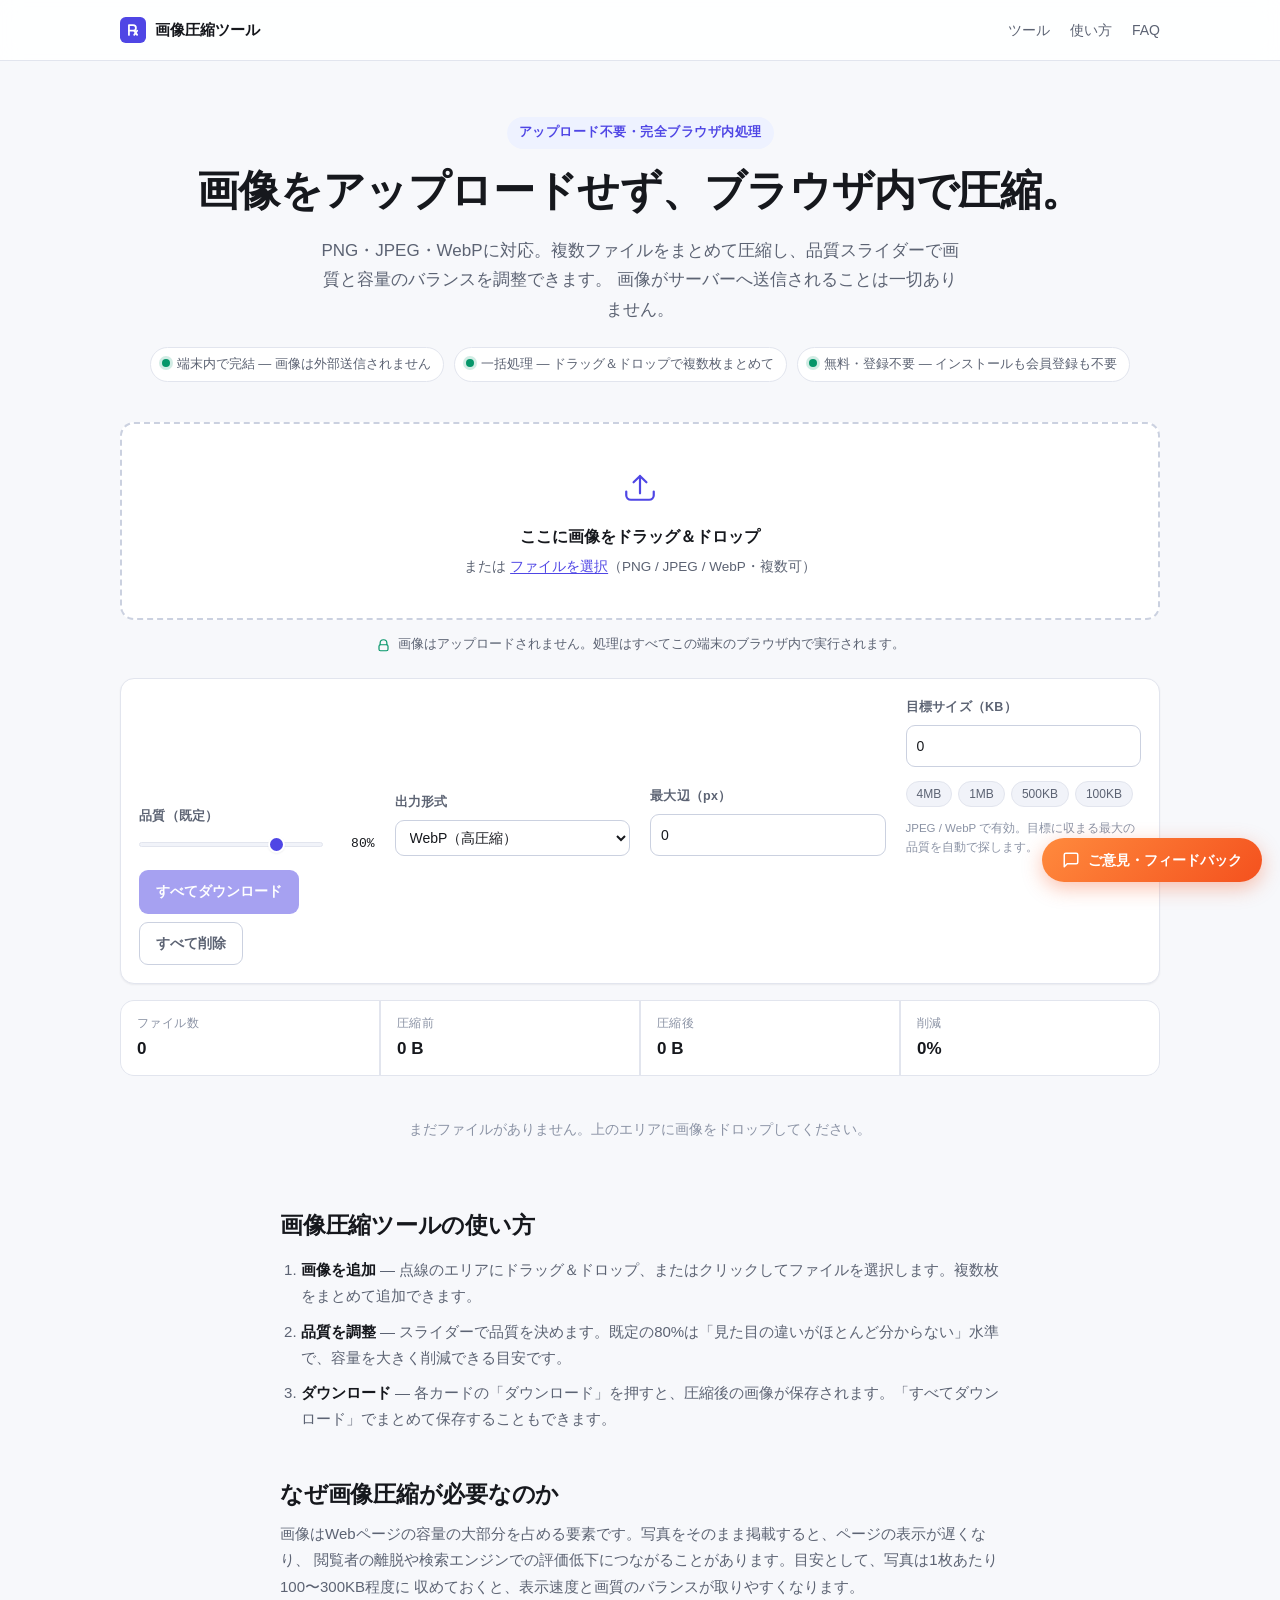
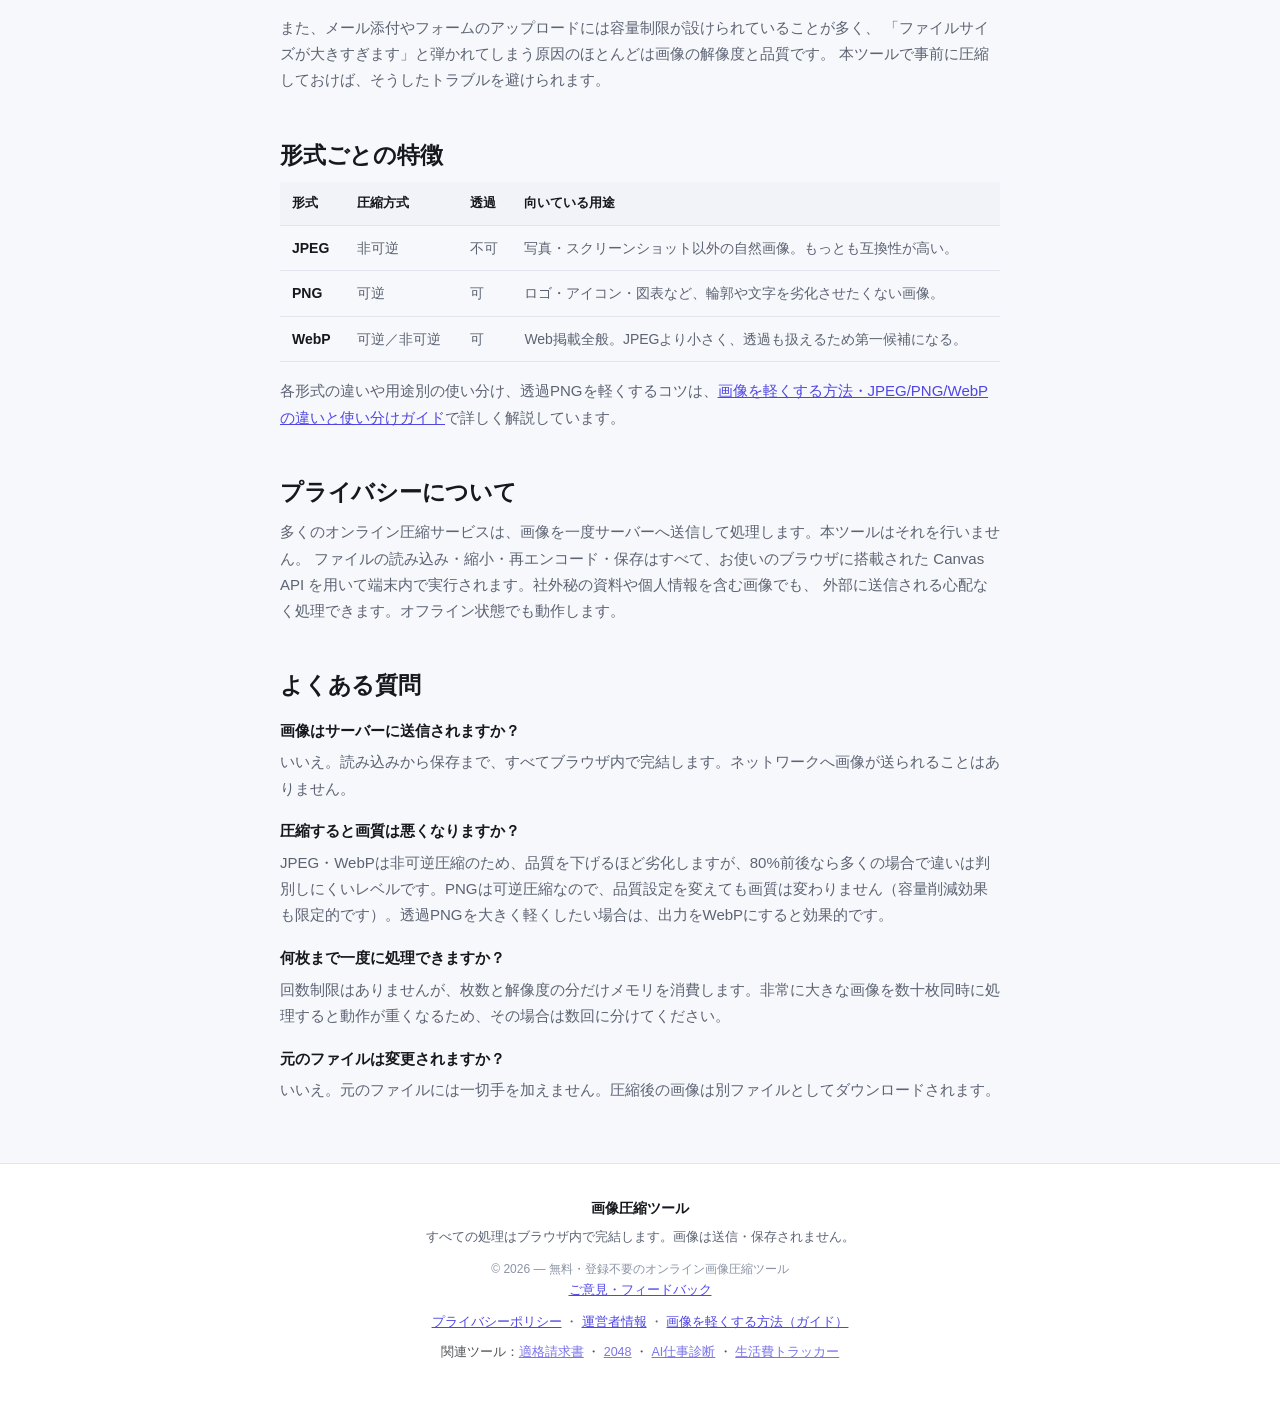
<file: index.html>
<!DOCTYPE html>
<html lang="ja">
<head>
<meta charset="utf-8">
<meta name="viewport" content="width=device-width, initial-scale=1">
<title>画像圧縮ツール｜アップロード不要・ブラウザ内で完結（PNG/JPEG/WebP）</title>
<meta name="description" content="画像をサーバーに送信せず、ブラウザ内だけで圧縮できる無料ツール。PNG・JPEG・WebPに対応し、複数ファイルをまとめて処理。品質スライダーで画質と容量のバランスを調整でき、圧縮率もその場で確認できます。">
<meta name="robots" content="index, follow">
<link rel="canonical" href="https://www.reveriel.com/image-compressor/">
<meta property="og:type" content="website">
<meta property="og:title" content="画像圧縮ツール｜アップロード不要・ブラウザ内で完結">
<meta property="og:description" content="画像はアップロードされません。すべての圧縮処理はあなたの端末のブラウザ内で完結します。PNG・JPEG・WebP対応。">
<meta property="og:image" content="https://www.reveriel.com/image-compressor/og-image.png">
<meta property="og:image:width" content="1200">
<meta property="og:image:height" content="630">
<meta name="twitter:card" content="summary_large_image">
<meta name="twitter:image" content="https://www.reveriel.com/image-compressor/og-image.png">
<meta name="theme-color" content="#4f46e5">
<link rel="icon" href="data:image/svg+xml,%3Csvg xmlns='http://www.w3.org/2000/svg' viewBox='0 0 32 32'%3E%3Crect width='32' height='32' rx='7' fill='%234f46e5'/%3E%3Cpath d='M11 10h5.2a3.4 3.4 0 0 1 0 6.8H11z' fill='none' stroke='white' stroke-width='2.2' stroke-linejoin='round'/%3E%3Cpath d='M11 16.8V22' fill='none' stroke='white' stroke-width='2.2' stroke-linecap='round'/%3E%3Cpath d='M17.5 22l3.6-5.2M21.1 22l-3.6-5.2' fill='none' stroke='white' stroke-width='2.2' stroke-linecap='round'/%3E%3C/svg%3E">
<link rel="stylesheet" href="style.css">
<script type="application/ld+json">
{
  "@context": "https://schema.org",
  "@graph": [
    {
      "@type": "WebApplication",
      "name": "画像圧縮ツール",
      "applicationCategory": "MultimediaApplication",
      "operatingSystem": "Any (Web Browser)",
      "offers": { "@type": "Offer", "price": "0", "priceCurrency": "JPY" },
      "featureList": ["ブラウザ内で完結（アップロード不要）", "PNG/JPEG/WebP対応", "複数ファイル一括処理", "品質スライダー", "圧縮率の表示"]
    },
    {
      "@type": "FAQPage",
      "mainEntity": [
        {
          "@type": "Question",
          "name": "画像はサーバーに送信されますか？",
          "acceptedAnswer": { "@type": "Answer", "text": "いいえ。読み込み・圧縮・保存のすべてがお使いのブラウザ内（端末内）で実行されます。画像が外部に送信されることはありません。" }
        },
        {
          "@type": "Question",
          "name": "対応している画像形式は？",
          "acceptedAnswer": { "@type": "Answer", "text": "PNG・JPEG・WebPの読み込みに対応しています。出力は元の形式のまま、またはWebP・JPEGに変換して保存できます。" }
        },
        {
          "@type": "Question",
          "name": "圧縮すると画質は悪くなりますか？",
          "acceptedAnswer": { "@type": "Answer", "text": "JPEG・WebPは非可逆圧縮のため、品質を下げるほど画質は落ちます。品質80%前後であれば、ほとんどの用途で見た目の違いはほとんど分かりません。PNGは可逆圧縮のため品質設定は影響しません。" }
        },
        {
          "@type": "Question",
          "name": "何枚まで一度に処理できますか？",
          "acceptedAnswer": { "@type": "Answer", "text": "決まった上限はありませんが、扱う枚数と解像度がそのまま端末のメモリ消費になります。数十枚を超える場合は数回に分けることをおすすめします。" }
        }
      ]
    }
  ]
}
</script>
<!-- Cloudflare Web Analytics --><script type='module' src='https://static.cloudflareinsights.com/beacon.min.js' data-cf-beacon='{"token": "6fc01bf3ac5e457ba1bd16b91e5b653e"}'></script><!-- End Cloudflare Web Analytics -->
</head>
<body>

<header class="site-header">
  <div class="wrap header-inner">
    <a class="brand" href="./">
      <svg class="brand-mark" viewBox="0 0 32 32" aria-hidden="true" focusable="false">
        <rect width="32" height="32" rx="7" fill="currentColor"/>
        <path d="M11 10h5.2a3.4 3.4 0 0 1 0 6.8H11z" fill="none" stroke="#fff" stroke-width="2.2" stroke-linejoin="round"/>
        <path d="M11 16.8V22" fill="none" stroke="#fff" stroke-width="2.2" stroke-linecap="round"/>
        <path d="M17.5 22l3.6-5.2M21.1 22l-3.6-5.2" fill="none" stroke="#fff" stroke-width="2.2" stroke-linecap="round"/>
      </svg>
      <span>画像圧縮ツール</span>
    </a>
    <nav class="site-nav" aria-label="ページ内リンク">
      <a href="#tool">ツール</a>
      <a href="#about">使い方</a>
      <a href="#faq">FAQ</a>
    </nav>
  </div>
</header>

<main>

  <!-- ============ HERO ============ -->
  <section class="hero">
    <div class="wrap">
      <p class="eyebrow">アップロード不要・完全ブラウザ内処理</p>
      <h1>画像をアップロードせず、<br class="br-mobile">ブラウザ内で圧縮。</h1>
      <p class="lede">
        PNG・JPEG・WebPに対応。複数ファイルをまとめて圧縮し、品質スライダーで画質と容量のバランスを調整できます。
        画像がサーバーへ送信されることは一切ありません。
      </p>
      <ul class="hero-points">
        <li>端末内で完結 — 画像は外部送信されません</li>
        <li>一括処理 — ドラッグ＆ドロップで複数枚まとめて</li>
        <li>無料・登録不要 — インストールも会員登録も不要</li>
      </ul>
    </div>
  </section>

  <!-- ============ TOOL ============ -->
  <section id="tool" class="tool">
    <div class="wrap">

      <!-- ▼▼ 広告枠（未接続 / コメントアウト） ▼▼
      <div id="ad-slot" class="ad-slot" aria-hidden="true">
        <span>Advertisement</span>
      </div>
      ▲▲ 広告枠ここまで ▲▲ -->

      <div id="dropzone" class="dropzone" tabindex="0" role="button" aria-label="画像を選択またはドロップしてアップロード">
        <svg class="dz-icon" viewBox="0 0 48 48" aria-hidden="true" focusable="false">
          <path d="M24 32V13m0 0l-7 7m7-7l7 7" fill="none" stroke="currentColor" stroke-width="2.4" stroke-linecap="round" stroke-linejoin="round"/>
          <path d="M9 30v4a5 5 0 0 0 5 5h20a5 5 0 0 0 5-5v-4" fill="none" stroke="currentColor" stroke-width="2.4" stroke-linecap="round"/>
        </svg>
        <p class="dz-title">ここに画像をドラッグ＆ドロップ</p>
        <p class="dz-sub">または <span class="dz-link">ファイルを選択</span>（PNG / JPEG / WebP・複数可）</p>
        <input id="fileInput" type="file" accept="image/png,image/jpeg,image/webp,image/*" multiple hidden>
      </div>

      <p class="privacy-note">
        <svg viewBox="0 0 20 20" aria-hidden="true" focusable="false" class="lock">
          <path d="M5.5 9V6.8a4.5 4.5 0 0 1 9 0V9" fill="none" stroke="currentColor" stroke-width="1.6" stroke-linecap="round"/>
          <rect x="4" y="9" width="12" height="8" rx="2" fill="none" stroke="currentColor" stroke-width="1.6"/>
        </svg>
        画像はアップロードされません。処理はすべてこの端末のブラウザ内で実行されます。
      </p>

      <!-- 一括設定 -->
      <div id="controls" class="controls" hidden>
        <div class="control">
          <label for="qualityGlobal">品質（既定）</label>
          <div class="range-row">
            <input id="qualityGlobal" type="range" min="10" max="100" step="1" value="80">
            <output id="qualityGlobalOut" for="qualityGlobal">80%</output>
          </div>
        </div>
        <div class="control">
          <label for="formatGlobal">出力形式</label>
          <select id="formatGlobal">
            <option value="auto">元の形式を維持</option>
            <option value="image/webp" selected>WebP（高圧縮）</option>
            <option value="image/jpeg">JPEG</option>
            <option value="image/png">PNG（可逆）</option>
          </select>
        </div>
        <div class="control">
          <label for="maxDim">最大辺（px）</label>
          <input id="maxDim" type="number" min="0" step="100" placeholder="0 = 変更しない" value="0">
        </div>
        <div class="control">
          <label for="targetSize">目標サイズ（KB）</label>
          <input id="targetSize" type="number" min="0" step="10" placeholder="0 = 指定しない" value="0">
          <div class="preset-row">
            <button type="button" class="chip" data-target="4096">4MB</button>
            <button type="button" class="chip" data-target="1024">1MB</button>
            <button type="button" class="chip" data-target="500">500KB</button>
            <button type="button" class="chip" data-target="100">100KB</button>
          </div>
          <p class="control-note">JPEG / WebP で有効。目標に収まる最大の品質を自動で探します。</p>
        </div>
        <div class="control control-actions">
          <button id="downloadAll" type="button" class="btn btn-secondary">すべてダウンロード</button>
          <button id="clearAll" type="button" class="btn btn-ghost">すべて削除</button>
        </div>
      </div>

      <div id="summary" class="summary" hidden>
        <div class="summary-item"><span class="s-label">ファイル数</span><strong id="sumCount">0</strong></div>
        <div class="summary-item"><span class="s-label">圧縮前</span><strong id="sumBefore">0 KB</strong></div>
        <div class="summary-item"><span class="s-label">圧縮後</span><strong id="sumAfter">0 KB</strong></div>
        <div class="summary-item"><span class="s-label">削減</span><strong id="sumSaved" class="ok">0%</strong></div>
      </div>

      <div id="list" class="list" aria-live="polite"></div>

      <p id="emptyHint" class="empty-hint">まだファイルがありません。上のエリアに画像をドロップしてください。</p>
    </div>
  </section>

  <!-- ============ SEO CONTENT ============ -->
  <section id="about" class="content">
    <div class="wrap narrow">
      <h2>画像圧縮ツールの使い方</h2>
      <ol class="steps">
        <li><strong>画像を追加</strong> — 点線のエリアにドラッグ＆ドロップ、またはクリックしてファイルを選択します。複数枚をまとめて追加できます。</li>
        <li><strong>品質を調整</strong> — スライダーで品質を決めます。既定の80%は「見た目の違いがほとんど分からない」水準で、容量を大きく削減できる目安です。</li>
        <li><strong>ダウンロード</strong> — 各カードの「ダウンロード」を押すと、圧縮後の画像が保存されます。「すべてダウンロード」でまとめて保存することもできます。</li>
      </ol>

      <h2>なぜ画像圧縮が必要なのか</h2>
      <p>
        画像はWebページの容量の大部分を占める要素です。写真をそのまま掲載すると、ページの表示が遅くなり、
        閲覧者の離脱や検索エンジンでの評価低下につながることがあります。目安として、写真は1枚あたり100〜300KB程度に
        収めておくと、表示速度と画質のバランスが取りやすくなります。
      </p>
      <p>
        また、メール添付やフォームのアップロードには容量制限が設けられていることが多く、
        「ファイルサイズが大きすぎます」と弾かれてしまう原因のほとんどは画像の解像度と品質です。
        本ツールで事前に圧縮しておけば、そうしたトラブルを避けられます。
      </p>

      <h2>形式ごとの特徴</h2>
      <div class="table-scroll">
        <table class="format-table">
          <thead>
            <tr><th>形式</th><th>圧縮方式</th><th>透過</th><th>向いている用途</th></tr>
          </thead>
          <tbody>
            <tr><td><strong>JPEG</strong></td><td>非可逆</td><td>不可</td><td>写真・スクリーンショット以外の自然画像。もっとも互換性が高い。</td></tr>
            <tr><td><strong>PNG</strong></td><td>可逆</td><td>可</td><td>ロゴ・アイコン・図表など、輪郭や文字を劣化させたくない画像。</td></tr>
            <tr><td><strong>WebP</strong></td><td>可逆／非可逆</td><td>可</td><td>Web掲載全般。JPEGより小さく、透過も扱えるため第一候補になる。</td></tr>
          </tbody>
        </table>
      </div>
      <p>
        各形式の違いや用途別の使い分け、透過PNGを軽くするコツは、<a href="jpeg-png-webp.html">画像を軽くする方法・JPEG/PNG/WebPの違いと使い分けガイド</a>で詳しく解説しています。
      </p>

      <h2>プライバシーについて</h2>
      <p>
        多くのオンライン圧縮サービスは、画像を一度サーバーへ送信して処理します。本ツールはそれを行いません。
        ファイルの読み込み・縮小・再エンコード・保存はすべて、お使いのブラウザに搭載された
        Canvas API を用いて端末内で実行されます。社外秘の資料や個人情報を含む画像でも、
        外部に送信される心配なく処理できます。オフライン状態でも動作します。
      </p>

      <h2 id="faq">よくある質問</h2>
      <dl class="faq">
        <dt>画像はサーバーに送信されますか？</dt>
        <dd>いいえ。読み込みから保存まで、すべてブラウザ内で完結します。ネットワークへ画像が送られることはありません。</dd>
        <dt>圧縮すると画質は悪くなりますか？</dt>
        <dd>JPEG・WebPは非可逆圧縮のため、品質を下げるほど劣化しますが、80%前後なら多くの場合で違いは判別しにくいレベルです。PNGは可逆圧縮なので、品質設定を変えても画質は変わりません（容量削減効果も限定的です）。透過PNGを大きく軽くしたい場合は、出力をWebPにすると効果的です。</dd>
        <dt>何枚まで一度に処理できますか？</dt>
        <dd>回数制限はありませんが、枚数と解像度の分だけメモリを消費します。非常に大きな画像を数十枚同時に処理すると動作が重くなるため、その場合は数回に分けてください。</dd>
        <dt>元のファイルは変更されますか？</dt>
        <dd>いいえ。元のファイルには一切手を加えません。圧縮後の画像は別ファイルとしてダウンロードされます。</dd>
      </dl>
    </div>
  </section>

</main>

<footer class="site-footer">
  <div class="wrap footer-inner">
    <p class="footer-brand">画像圧縮ツール</p>
    <p class="footer-note">すべての処理はブラウザ内で完結します。画像は送信・保存されません。</p>
    <p class="footer-copy">&copy; <span id="year">2026</span> — 無料・登録不要のオンライン画像圧縮ツール</p>
    <p class="footer-feedback"><a href="https://docs.google.com/forms/d/e/1FAIpQLSfHGUfgAlViT3TFiVtJi_EpJ4ioUpd9oGyaJ7rehEV-gBH_PA/viewform?usp=pp_url&amp;entry.1745177199=%E7%94%BB%E5%83%8F%E5%9C%A7%E7%B8%AE%E3%83%84%E3%83%BC%E3%83%AB" target="_blank" rel="noopener">ご意見・フィードバック</a></p>
    <p class="footer-links"><a href="privacy.html">プライバシーポリシー</a> ・ <a href="company.html">運営者情報</a> ・ <a href="jpeg-png-webp.html">画像を軽くする方法（ガイド）</a></p>
    <p style="margin-top:8px;font-size:12.5px;opacity:.75;">関連ツール：<a href="https://www.reveriel.com/japan-invoice-pdf/">適格請求書</a> ・ <a href="https://www.reveriel.com/web-game/">2048</a> ・ <a href="https://www.reveriel.com/ai-diagnosis/">AI仕事診断</a> ・ <a href="https://www.reveriel.com/life-cost-tracker/">生活費トラッカー</a></p>
  </div>
</footer>

<script src="script.js"></script>
<!-- フィードバックFAB（右下固定・常時表示） -->
<a href="https://docs.google.com/forms/d/e/1FAIpQLSfHGUfgAlViT3TFiVtJi_EpJ4ioUpd9oGyaJ7rehEV-gBH_PA/viewform?usp=pp_url&amp;entry.1745177199=%E7%94%BB%E5%83%8F%E5%9C%A7%E7%B8%AE%E3%83%84%E3%83%BC%E3%83%AB" target="_blank" rel="noopener" class="feedback-fab" aria-label="ご意見・フィードバックを送る">
  <svg viewBox="0 0 24 24" fill="none" stroke="currentColor" stroke-width="2" stroke-linecap="round" stroke-linejoin="round" aria-hidden="true"><path d="M21 15a2 2 0 0 1-2 2H7l-4 4V5a2 2 0 0 1 2-2h14a2 2 0 0 1 2 2z"/></svg>
  <span>ご意見・フィードバック</span>
</a>
</body>
</html>
</file>
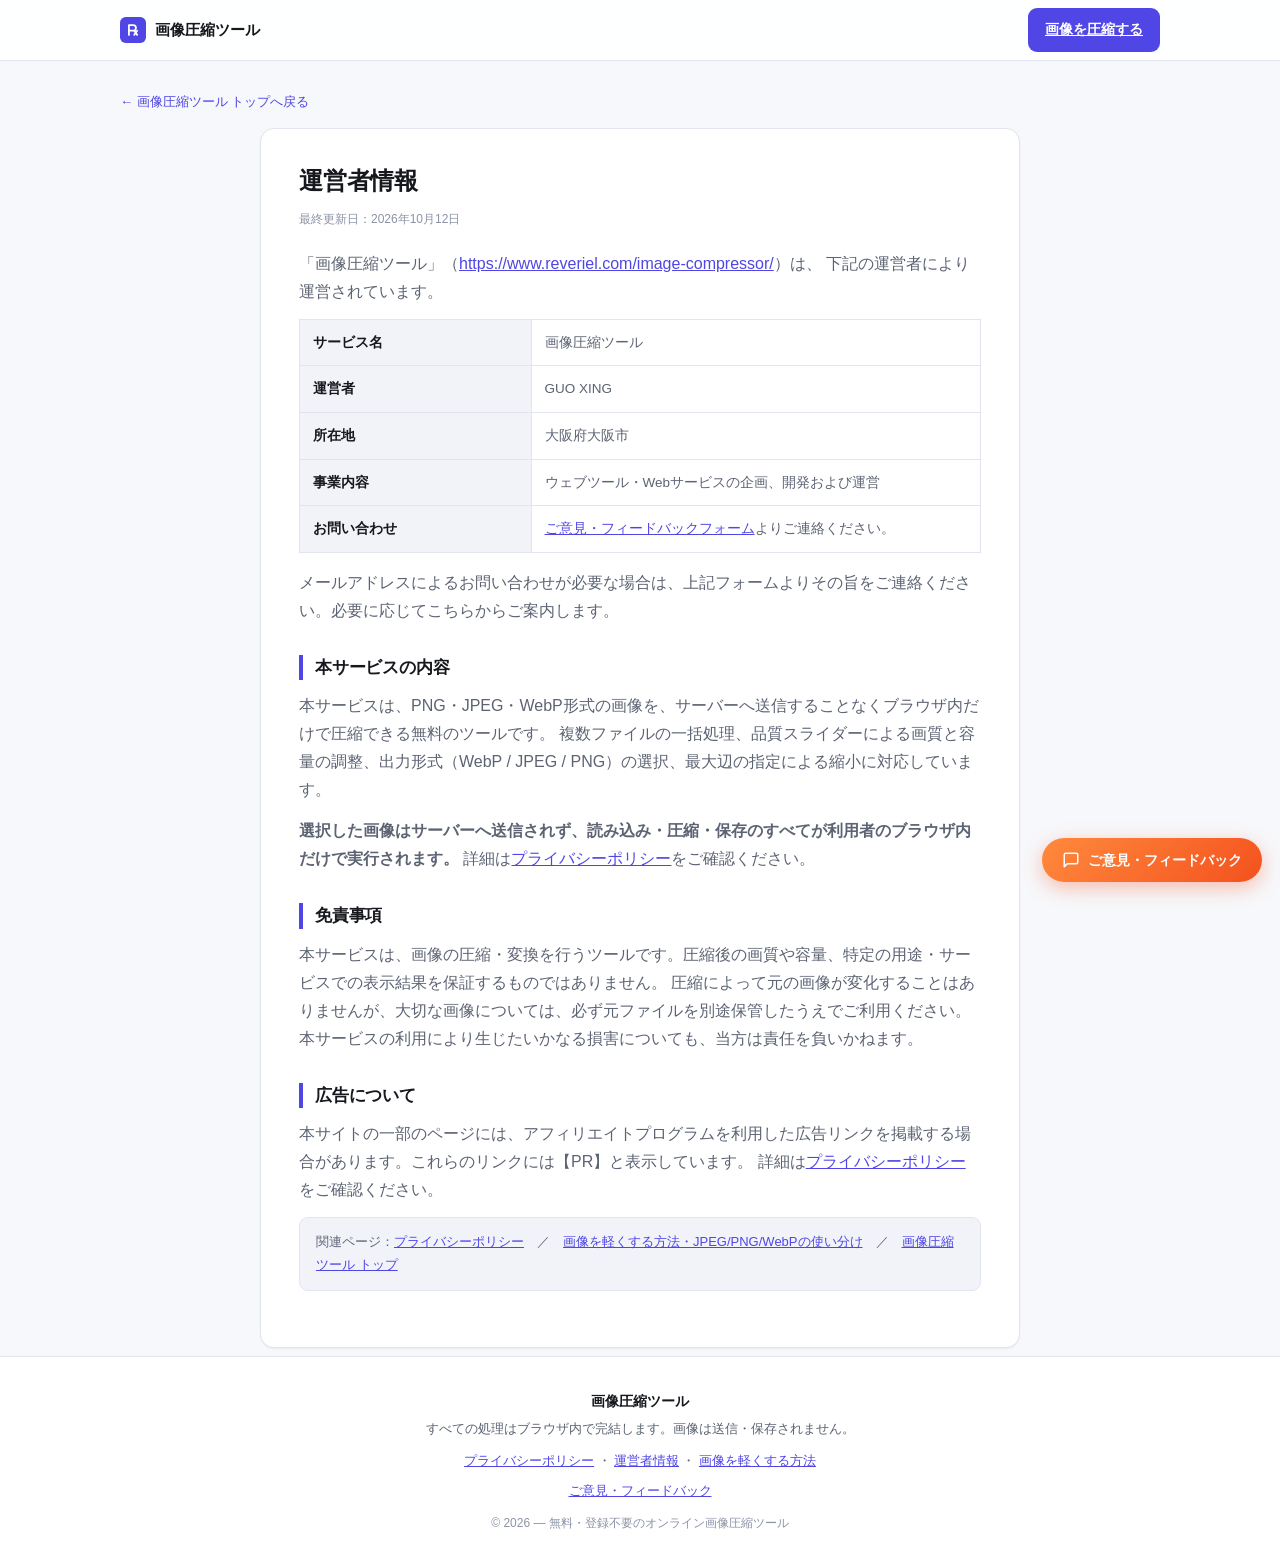
<file: company.html>
<!DOCTYPE html>
<html lang="ja">
<head>
<meta charset="UTF-8">
<meta name="viewport" content="width=device-width, initial-scale=1">
<title>運営者情報｜画像圧縮ツール</title>
<meta name="description" content="画像圧縮ツールの運営者情報です。運営者、所在地、事業内容、お問い合わせ方法を掲載しています。">
<meta name="robots" content="index, follow">
<link rel="canonical" href="https://www.reveriel.com/image-compressor/company.html">
<meta property="og:type" content="website">
<meta property="og:title" content="運営者情報｜画像圧縮ツール">
<meta property="og:description" content="画像圧縮ツールの運営者情報（運営者・所在地・お問い合わせ方法）。">
<meta property="og:locale" content="ja_JP">
<meta property="og:url" content="https://www.reveriel.com/image-compressor/company.html">
<meta property="og:image" content="https://www.reveriel.com/image-compressor/og-image.png">
<meta name="twitter:card" content="summary_large_image">
<meta name="twitter:image" content="https://www.reveriel.com/image-compressor/og-image.png">
<meta name="theme-color" content="#4f46e5">
<link rel="icon" href="data:image/svg+xml,%3Csvg xmlns='http://www.w3.org/2000/svg' viewBox='0 0 32 32'%3E%3Crect width='32' height='32' rx='7' fill='%234f46e5'/%3E%3Cpath d='M11 10h5.2a3.4 3.4 0 0 1 0 6.8H11z' fill='none' stroke='white' stroke-width='2.2' stroke-linejoin='round'/%3E%3Cpath d='M11 16.8V22' fill='none' stroke='white' stroke-width='2.2' stroke-linecap='round'/%3E%3Cpath d='M17.5 22l3.6-5.2M21.1 22l-3.6-5.2' fill='none' stroke='white' stroke-width='2.2' stroke-linecap='round'/%3E%3C/svg%3E">
<link rel="stylesheet" href="style.css">
<link rel="stylesheet" href="guide.css">
<!-- Cloudflare Web Analytics --><script type='module' src='https://static.cloudflareinsights.com/beacon.min.js' data-cf-beacon='{"token": "6fc01bf3ac5e457ba1bd16b91e5b653e"}'></script><!-- End Cloudflare Web Analytics -->
</head>
<body>

<header class="site-header no-print">
  <div class="wrap header-inner">
    <a class="brand" href="./">
      <svg class="brand-mark" viewBox="0 0 32 32" aria-hidden="true" focusable="false">
        <rect width="32" height="32" rx="7" fill="currentColor"/>
        <path d="M11 10h5.2a3.4 3.4 0 0 1 0 6.8H11z" fill="none" stroke="#fff" stroke-width="2.2" stroke-linejoin="round"/>
        <path d="M11 16.8V22" fill="none" stroke="#fff" stroke-width="2.2" stroke-linecap="round"/>
        <path d="M17.5 22l3.6-5.2M21.1 22l-3.6-5.2" fill="none" stroke="#fff" stroke-width="2.2" stroke-linecap="round"/>
      </svg>
      <span>画像圧縮ツール</span>
    </a>
    <a class="btn btn-secondary" href="./">画像を圧縮する</a>
  </div>
</header>

<main class="wrap">
  <section class="legal-page">
    <a class="legal-back" href="./">← 画像圧縮ツール トップへ戻る</a>

    <article class="legal">
      <h1>運営者情報</h1>
      <p class="legal-meta">最終更新日：2026年10月12日</p>

      <p>
        「画像圧縮ツール」（<a href="https://www.reveriel.com/image-compressor/">https://www.reveriel.com/image-compressor/</a>）は、
        下記の運営者により運営されています。
      </p>

      <table class="legal-table">
        <tbody>
          <tr>
            <th>サービス名</th>
            <td>画像圧縮ツール</td>
          </tr>
          <tr>
            <th>運営者</th>
            <td>GUO XING</td>
          </tr>
          <tr>
            <th>所在地</th>
            <td>大阪府大阪市</td>
          </tr>
          <tr>
            <th>事業内容</th>
            <td>ウェブツール・Webサービスの企画、開発および運営</td>
          </tr>
          <tr>
            <th>お問い合わせ</th>
            <td>
              <a href="https://docs.google.com/forms/d/e/1FAIpQLSfHGUfgAlViT3TFiVtJi_EpJ4ioUpd9oGyaJ7rehEV-gBH_PA/viewform?usp=pp_url&amp;entry.1745177199=%E7%94%BB%E5%83%8F%E5%9C%A7%E7%B8%AE%E3%83%84%E3%83%BC%E3%83%AB" target="_blank" rel="noopener">ご意見・フィードバックフォーム</a>よりご連絡ください。
            </td>
          </tr>
        </tbody>
      </table>

      <p>
        メールアドレスによるお問い合わせが必要な場合は、上記フォームよりその旨をご連絡ください。必要に応じてこちらからご案内します。
      </p>

      <h2>本サービスの内容</h2>
      <p>
        本サービスは、PNG・JPEG・WebP形式の画像を、サーバーへ送信することなくブラウザ内だけで圧縮できる無料のツールです。
        複数ファイルの一括処理、品質スライダーによる画質と容量の調整、出力形式（WebP / JPEG / PNG）の選択、最大辺の指定による縮小に対応しています。
      </p>
      <p>
        <strong>選択した画像はサーバーへ送信されず、読み込み・圧縮・保存のすべてが利用者のブラウザ内だけで実行されます。</strong>
        詳細は<a href="privacy.html">プライバシーポリシー</a>をご確認ください。
      </p>

      <h2>免責事項</h2>
      <p>
        本サービスは、画像の圧縮・変換を行うツールです。圧縮後の画質や容量、特定の用途・サービスでの表示結果を保証するものではありません。
        圧縮によって元の画像が変化することはありませんが、大切な画像については、必ず元ファイルを別途保管したうえでご利用ください。
        本サービスの利用により生じたいかなる損害についても、当方は責任を負いかねます。
      </p>

      <h2>広告について</h2>
      <p>
        本サイトの一部のページには、アフィリエイトプログラムを利用した広告リンクを掲載する場合があります。これらのリンクには【PR】と表示しています。
        詳細は<a href="privacy.html">プライバシーポリシー</a>をご確認ください。
      </p>

      <div class="legal-note-box">
        関連ページ：<a href="privacy.html">プライバシーポリシー</a>　／　<a href="jpeg-png-webp.html">画像を軽くする方法・JPEG/PNG/WebPの使い分け</a>　／　<a href="./">画像圧縮ツール トップ</a>
      </div>
    </article>
  </section>
</main>

<footer class="site-footer no-print">
  <div class="wrap footer-inner">
    <p class="footer-brand">画像圧縮ツール</p>
    <p class="footer-note">すべての処理はブラウザ内で完結します。画像は送信・保存されません。</p>
    <p class="footer-links"><a href="privacy.html">プライバシーポリシー</a> ・ <a href="company.html">運営者情報</a> ・ <a href="jpeg-png-webp.html">画像を軽くする方法</a></p>
    <p class="footer-feedback"><a href="https://docs.google.com/forms/d/e/1FAIpQLSfHGUfgAlViT3TFiVtJi_EpJ4ioUpd9oGyaJ7rehEV-gBH_PA/viewform?usp=pp_url&amp;entry.1745177199=%E7%94%BB%E5%83%8F%E5%9C%A7%E7%B8%AE%E3%83%84%E3%83%BC%E3%83%AB" target="_blank" rel="noopener">ご意見・フィードバック</a></p>
    <p class="footer-copy">&copy; <span id="year">2026</span> — 無料・登録不要のオンライン画像圧縮ツール</p>
  </div>
</footer>

<script>
  (function(){ var y=document.getElementById('year'); if(y) y.textContent=String(new Date().getFullYear()); })();
</script>
<!-- フィードバックFAB（右下固定・常時表示） -->
<a href="https://docs.google.com/forms/d/e/1FAIpQLSfHGUfgAlViT3TFiVtJi_EpJ4ioUpd9oGyaJ7rehEV-gBH_PA/viewform?usp=pp_url&amp;entry.1745177199=%E7%94%BB%E5%83%8F%E5%9C%A7%E7%B8%AE%E3%83%84%E3%83%BC%E3%83%AB" target="_blank" rel="noopener" class="feedback-fab" aria-label="ご意見・フィードバックを送る">
  <svg viewBox="0 0 24 24" fill="none" stroke="currentColor" stroke-width="2" stroke-linecap="round" stroke-linejoin="round" aria-hidden="true"><path d="M21 15a2 2 0 0 1-2 2H7l-4 4V5a2 2 0 0 1 2-2h14a2 2 0 0 1 2 2z"/></svg>
  <span>ご意見・フィードバック</span>
</a>
</body>
</html>
</file>
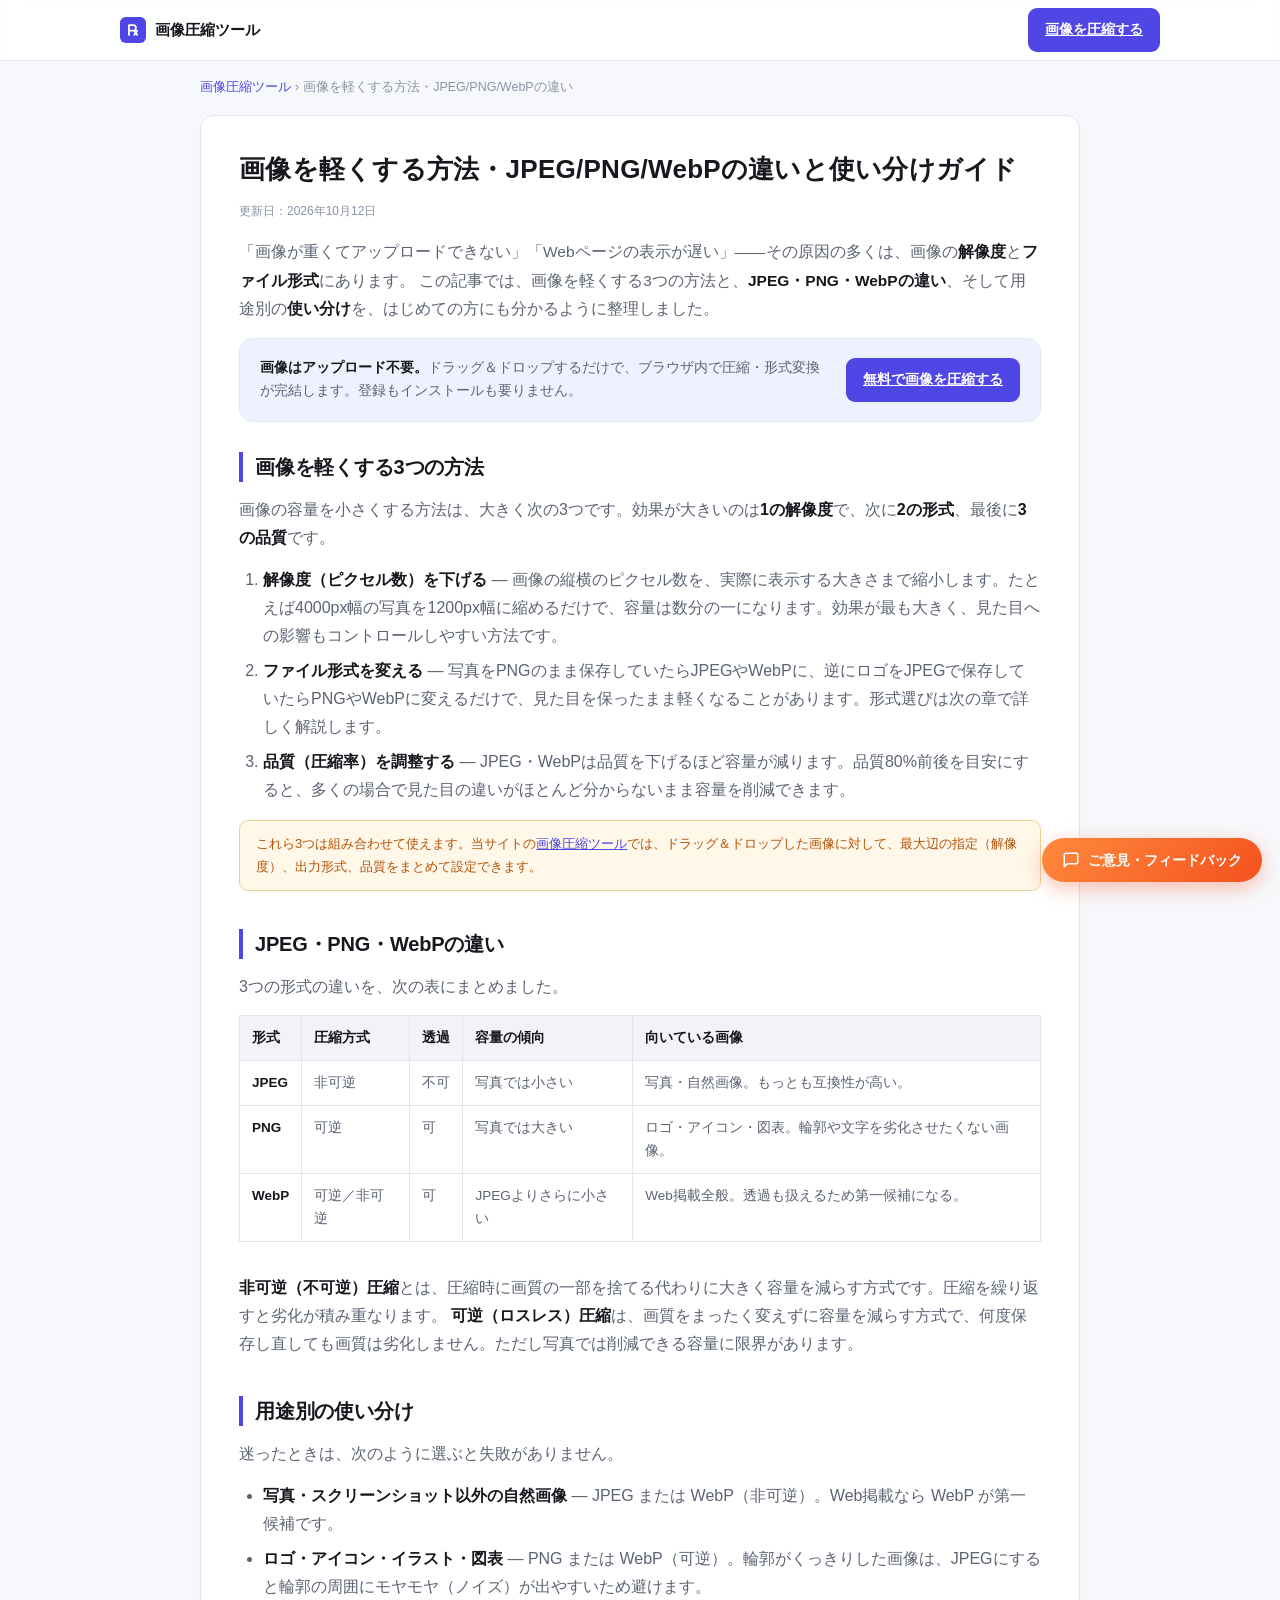
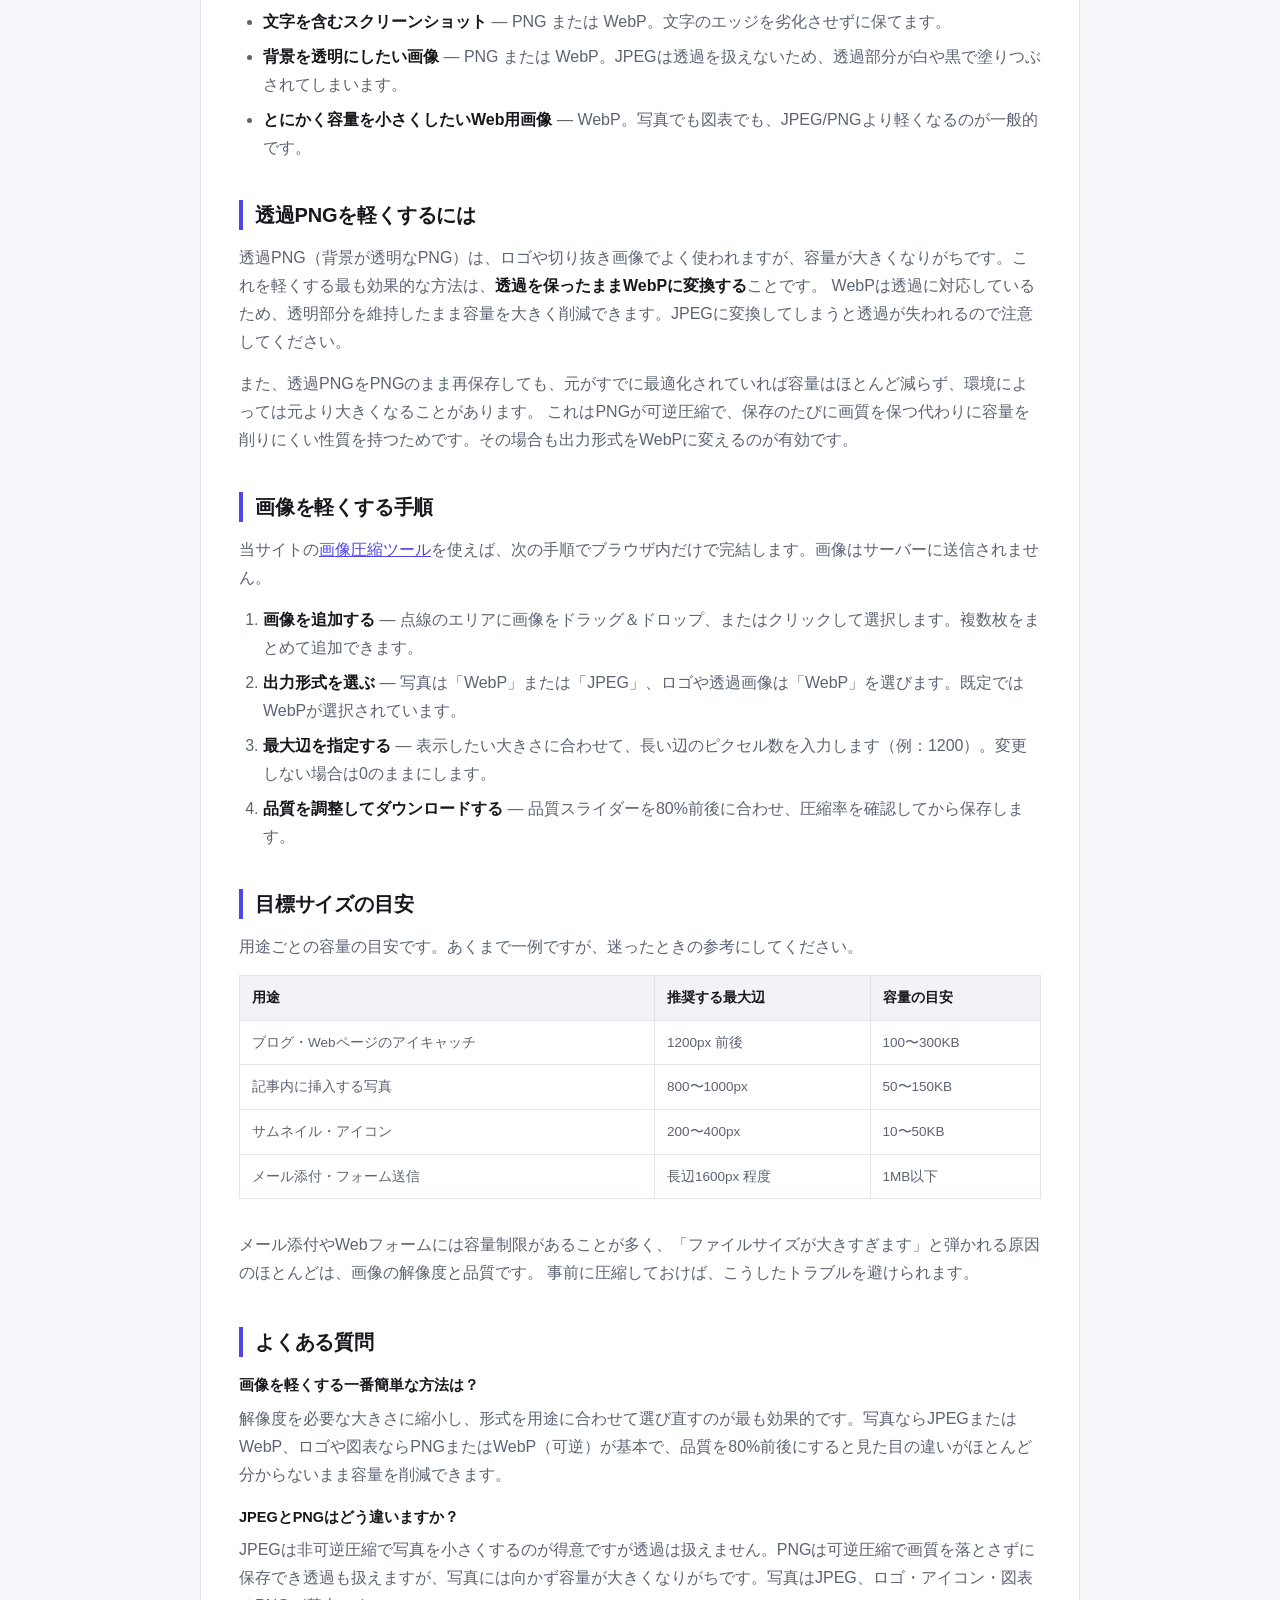
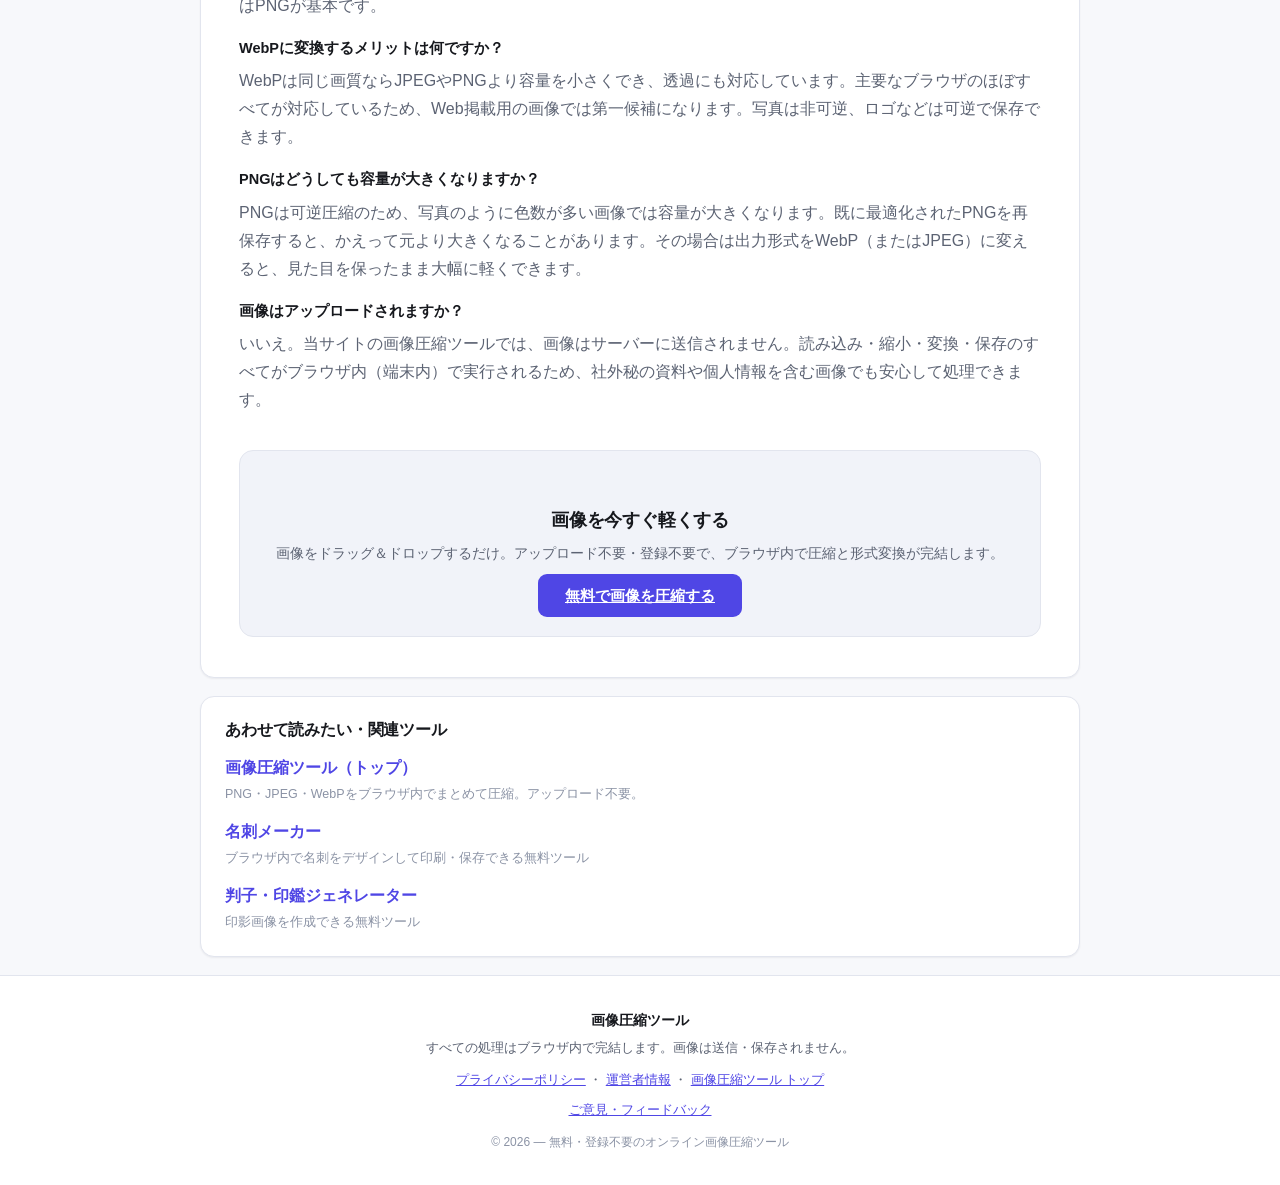
<file: jpeg-png-webp.html>
<!DOCTYPE html>
<html lang="ja">
<head>
<meta charset="UTF-8">
<meta name="viewport" content="width=device-width, initial-scale=1">
<title>画像を軽くする方法｜JPEG・PNG・WebPの違いと使い分けガイド</title>
<meta name="description" content="画像を軽くする方法を、形式の選び方から解説。JPEG・PNG・WebPの違い（圧縮方式・透過・容量・対応範囲）と用途別の使い分け、透過PNGを軽くするコツ、目標サイズの目安までまとめました。ブラウザ内で完結する無料ツールで、アップロード不要で圧縮できます。">
<meta name="keywords" content="画像 軽くする,画像 圧縮 方法,JPEG PNG 違い,WebP 変換,画像 容量 小さく,透過PNG 軽くする">
<meta name="robots" content="index, follow">
<link rel="canonical" href="https://www.reveriel.com/image-compressor/jpeg-png-webp.html">
<meta property="og:type" content="article">
<meta property="og:title" content="画像を軽くする方法｜JPEG・PNG・WebPの違いと使い分けガイド">
<meta property="og:description" content="JPEG・PNG・WebPの違いと用途別の使い分け、透過PNGを軽くするコツ、目標サイズの目安を解説します。">
<meta property="og:locale" content="ja_JP">
<meta property="og:url" content="https://www.reveriel.com/image-compressor/jpeg-png-webp.html">
<meta property="og:image" content="https://www.reveriel.com/image-compressor/og-image.png">
<meta property="og:image:width" content="1200">
<meta property="og:image:height" content="630">
<meta name="twitter:card" content="summary_large_image">
<meta name="twitter:image" content="https://www.reveriel.com/image-compressor/og-image.png">
<meta name="theme-color" content="#4f46e5">
<link rel="icon" href="data:image/svg+xml,%3Csvg xmlns='http://www.w3.org/2000/svg' viewBox='0 0 32 32'%3E%3Crect width='32' height='32' rx='7' fill='%234f46e5'/%3E%3Cpath d='M11 10h5.2a3.4 3.4 0 0 1 0 6.8H11z' fill='none' stroke='white' stroke-width='2.2' stroke-linejoin='round'/%3E%3Cpath d='M11 16.8V22' fill='none' stroke='white' stroke-width='2.2' stroke-linecap='round'/%3E%3Cpath d='M17.5 22l3.6-5.2M21.1 22l-3.6-5.2' fill='none' stroke='white' stroke-width='2.2' stroke-linecap='round'/%3E%3C/svg%3E">
<link rel="stylesheet" href="style.css">
<link rel="stylesheet" href="guide.css">
<!-- Cloudflare Web Analytics --><script type='module' src='https://static.cloudflareinsights.com/beacon.min.js' data-cf-beacon='{"token": "6fc01bf3ac5e457ba1bd16b91e5b653e"}'></script><!-- End Cloudflare Web Analytics -->
<script type="application/ld+json">
{
  "@context": "https://schema.org",
  "@graph": [
    {
      "@type": "Article",
      "headline": "画像を軽くする方法｜JPEG・PNG・WebPの違いと使い分けガイド",
      "description": "JPEG・PNG・WebPの違いと用途別の使い分け、透過PNGを軽くするコツ、目標サイズの目安を解説します。",
      "inLanguage": "ja",
      "datePublished": "2026-10-12",
      "dateModified": "2026-10-12",
      "author": { "@type": "Organization", "name": "Reveriel" },
      "publisher": { "@type": "Organization", "name": "Reveriel" },
      "mainEntityOfPage": { "@type": "WebPage", "@id": "https://www.reveriel.com/image-compressor/jpeg-png-webp.html" },
      "image": "https://www.reveriel.com/image-compressor/og-image.png"
    },
    {
      "@type": "FAQPage",
      "mainEntity": [
        {
          "@type": "Question",
          "name": "画像を軽くする一番簡単な方法は？",
          "acceptedAnswer": {
            "@type": "Answer",
            "text": "解像度（ピクセル数）を必要な大きさに縮小し、形式を用途に合わせて選び直すのが最も効果的です。写真ならJPEGまたはWebP、ロゴや図表ならPNGまたはWebP（可逆）が基本です。品質を80%前後に設定すると、見た目の違いがほとんど分からないまま容量を大きく削減できます。"
          }
        },
        {
          "@type": "Question",
          "name": "JPEGとPNGはどう違いますか？",
          "acceptedAnswer": {
            "@type": "Answer",
            "text": "JPEGは非可逆圧縮で、写真のように色数が多い画像を小さくするのが得意ですが、透過（透明）は扱えません。PNGは可逆圧縮で、画質を落とさずに保存でき透過も扱えますが、写真には向かず容量が大きくなりがちです。写真はJPEG、ロゴ・アイコン・図表はPNGという使い分けが基本です。"
          }
        },
        {
          "@type": "Question",
          "name": "WebPに変換するメリットは何ですか？",
          "acceptedAnswer": {
            "@type": "Answer",
            "text": "WebPは同じ画質ならJPEGやPNGより容量を小さくできる形式で、透過にも対応しています。主要なブラウザのほぼすべてが対応しているため、Web掲載用の画像では第一候補になります。写真は非可逆で、ロゴなどは可逆で保存でき、透過PNGの代わりにも使えます。"
          }
        },
        {
          "@type": "Question",
          "name": "PNGはどうしても容量が大きくなりますか？",
          "acceptedAnswer": {
            "@type": "Answer",
            "text": "PNGは可逆圧縮のため、写真のように色数が多い画像では容量が大きくなります。また、既に最適化されたPNGを再保存すると、かえって元より大きくなることがあります。その場合は出力形式をWebP（またはJPEG）に変えると、見た目を保ったまま大幅に軽くできます。"
          }
        },
        {
          "@type": "Question",
          "name": "画像はアップロードされますか？",
          "acceptedAnswer": {
            "@type": "Answer",
            "text": "いいえ。当サイトの画像圧縮ツールでは、画像はサーバーに送信されません。読み込み・縮小・変換・保存のすべてがお使いのブラウザ内（端末内）で実行されるため、社外秘の資料や個人情報を含む画像でも安心して処理できます。"
          }
        }
      ]
    }
  ]
}
</script>
</head>
<body>

<header class="site-header no-print">
  <div class="wrap header-inner">
    <a class="brand" href="./">
      <svg class="brand-mark" viewBox="0 0 32 32" aria-hidden="true" focusable="false">
        <rect width="32" height="32" rx="7" fill="currentColor"/>
        <path d="M11 10h5.2a3.4 3.4 0 0 1 0 6.8H11z" fill="none" stroke="#fff" stroke-width="2.2" stroke-linejoin="round"/>
        <path d="M11 16.8V22" fill="none" stroke="#fff" stroke-width="2.2" stroke-linecap="round"/>
        <path d="M17.5 22l3.6-5.2M21.1 22l-3.6-5.2" fill="none" stroke="#fff" stroke-width="2.2" stroke-linecap="round"/>
      </svg>
      <span>画像圧縮ツール</span>
    </a>
    <a class="btn btn-secondary" href="./">画像を圧縮する</a>
  </div>
</header>

<main class="wrap">
  <div class="guide-col">

    <nav class="breadcrumb no-print" aria-label="パンくず">
      <ol>
        <li><a href="./">画像圧縮ツール</a></li>
        <li aria-current="page">画像を軽くする方法・JPEG/PNG/WebPの違い</li>
      </ol>
    </nav>

    <article class="guide">
      <h1>画像を軽くする方法・JPEG/PNG/WebPの違いと使い分けガイド</h1>
      <p class="guide-meta">更新日：2026年10月12日</p>
      <p class="guide-lead">
        「画像が重くてアップロードできない」「Webページの表示が遅い」——その原因の多くは、画像の<strong>解像度</strong>と<strong>ファイル形式</strong>にあります。
        この記事では、画像を軽くする3つの方法と、<strong>JPEG・PNG・WebPの違い</strong>、そして用途別の<strong>使い分け</strong>を、はじめての方にも分かるように整理しました。
      </p>

      <div class="guide-cta-box">
        <p><strong>画像はアップロード不要。</strong>ドラッグ＆ドロップするだけで、ブラウザ内で圧縮・形式変換が完結します。登録もインストールも要りません。</p>
        <a class="btn btn-secondary" href="./">無料で画像を圧縮する</a>
      </div>

      <h2>画像を軽くする3つの方法</h2>
      <p>画像の容量を小さくする方法は、大きく次の3つです。効果が大きいのは<strong>1の解像度</strong>で、次に<strong>2の形式</strong>、最後に<strong>3の品質</strong>です。</p>
      <ol>
        <li><strong>解像度（ピクセル数）を下げる</strong> — 画像の縦横のピクセル数を、実際に表示する大きさまで縮小します。たとえば4000px幅の写真を1200px幅に縮めるだけで、容量は数分の一になります。効果が最も大きく、見た目への影響もコントロールしやすい方法です。</li>
        <li><strong>ファイル形式を変える</strong> — 写真をPNGのまま保存していたらJPEGやWebPに、逆にロゴをJPEGで保存していたらPNGやWebPに変えるだけで、見た目を保ったまま軽くなることがあります。形式選びは次の章で詳しく解説します。</li>
        <li><strong>品質（圧縮率）を調整する</strong> — JPEG・WebPは品質を下げるほど容量が減ります。品質80%前後を目安にすると、多くの場合で見た目の違いがほとんど分からないまま容量を削減できます。</li>
      </ol>
      <div class="guide-note">
        これら3つは組み合わせて使えます。当サイトの<a href="./">画像圧縮ツール</a>では、ドラッグ＆ドロップした画像に対して、最大辺の指定（解像度）、出力形式、品質をまとめて設定できます。
      </div>

      <h2>JPEG・PNG・WebPの違い</h2>
      <p>3つの形式の違いを、次の表にまとめました。</p>
      <div class="table-scroll">
        <table class="guide-table">
          <thead>
            <tr><th>形式</th><th>圧縮方式</th><th>透過</th><th>容量の傾向</th><th>向いている画像</th></tr>
          </thead>
          <tbody>
            <tr>
              <td><strong>JPEG</strong></td>
              <td>非可逆</td>
              <td>不可</td>
              <td>写真では小さい</td>
              <td>写真・自然画像。もっとも互換性が高い。</td>
            </tr>
            <tr>
              <td><strong>PNG</strong></td>
              <td>可逆</td>
              <td>可</td>
              <td>写真では大きい</td>
              <td>ロゴ・アイコン・図表。輪郭や文字を劣化させたくない画像。</td>
            </tr>
            <tr>
              <td><strong>WebP</strong></td>
              <td>可逆／非可逆</td>
              <td>可</td>
              <td>JPEGよりさらに小さい</td>
              <td>Web掲載全般。透過も扱えるため第一候補になる。</td>
            </tr>
          </tbody>
        </table>
      </div>
      <p>
        <strong>非可逆（不可逆）圧縮</strong>とは、圧縮時に画質の一部を捨てる代わりに大きく容量を減らす方式です。圧縮を繰り返すと劣化が積み重なります。
        <strong>可逆（ロスレス）圧縮</strong>は、画質をまったく変えずに容量を減らす方式で、何度保存し直しても画質は劣化しません。ただし写真では削減できる容量に限界があります。
      </p>

      <h2>用途別の使い分け</h2>
      <p>迷ったときは、次のように選ぶと失敗がありません。</p>
      <ul>
        <li><strong>写真・スクリーンショット以外の自然画像</strong> — JPEG または WebP（非可逆）。Web掲載なら WebP が第一候補です。</li>
        <li><strong>ロゴ・アイコン・イラスト・図表</strong> — PNG または WebP（可逆）。輪郭がくっきりした画像は、JPEGにすると輪郭の周囲にモヤモヤ（ノイズ）が出やすいため避けます。</li>
        <li><strong>文字を含むスクリーンショット</strong> — PNG または WebP。文字のエッジを劣化させずに保てます。</li>
        <li><strong>背景を透明にしたい画像</strong> — PNG または WebP。JPEGは透過を扱えないため、透過部分が白や黒で塗りつぶされてしまいます。</li>
        <li><strong>とにかく容量を小さくしたいWeb用画像</strong> — WebP。写真でも図表でも、JPEG/PNGより軽くなるのが一般的です。</li>
      </ul>

      <h2>透過PNGを軽くするには</h2>
      <p>
        透過PNG（背景が透明なPNG）は、ロゴや切り抜き画像でよく使われますが、容量が大きくなりがちです。これを軽くする最も効果的な方法は、<strong>透過を保ったままWebPに変換する</strong>ことです。
        WebPは透過に対応しているため、透明部分を維持したまま容量を大きく削減できます。JPEGに変換してしまうと透過が失われるので注意してください。
      </p>
      <p>
        また、透過PNGをPNGのまま再保存しても、元がすでに最適化されていれば容量はほとんど減らず、環境によっては元より大きくなることがあります。
        これはPNGが可逆圧縮で、保存のたびに画質を保つ代わりに容量を削りにくい性質を持つためです。その場合も出力形式をWebPに変えるのが有効です。
      </p>

      <h2>画像を軽くする手順</h2>
      <p>当サイトの<a href="./">画像圧縮ツール</a>を使えば、次の手順でブラウザ内だけで完結します。画像はサーバーに送信されません。</p>
      <ol>
        <li><strong>画像を追加する</strong> — 点線のエリアに画像をドラッグ＆ドロップ、またはクリックして選択します。複数枚をまとめて追加できます。</li>
        <li><strong>出力形式を選ぶ</strong> — 写真は「WebP」または「JPEG」、ロゴや透過画像は「WebP」を選びます。既定ではWebPが選択されています。</li>
        <li><strong>最大辺を指定する</strong> — 表示したい大きさに合わせて、長い辺のピクセル数を入力します（例：1200）。変更しない場合は0のままにします。</li>
        <li><strong>品質を調整してダウンロードする</strong> — 品質スライダーを80%前後に合わせ、圧縮率を確認してから保存します。</li>
      </ol>

      <h2>目標サイズの目安</h2>
      <p>用途ごとの容量の目安です。あくまで一例ですが、迷ったときの参考にしてください。</p>
      <div class="table-scroll">
        <table class="guide-table">
          <thead>
            <tr><th>用途</th><th>推奨する最大辺</th><th>容量の目安</th></tr>
          </thead>
          <tbody>
            <tr><td>ブログ・Webページのアイキャッチ</td><td>1200px 前後</td><td>100〜300KB</td></tr>
            <tr><td>記事内に挿入する写真</td><td>800〜1000px</td><td>50〜150KB</td></tr>
            <tr><td>サムネイル・アイコン</td><td>200〜400px</td><td>10〜50KB</td></tr>
            <tr><td>メール添付・フォーム送信</td><td>長辺1600px 程度</td><td>1MB以下</td></tr>
          </tbody>
        </table>
      </div>
      <p>
        メール添付やWebフォームには容量制限があることが多く、「ファイルサイズが大きすぎます」と弾かれる原因のほとんどは、画像の解像度と品質です。
        事前に圧縮しておけば、こうしたトラブルを避けられます。
      </p>

      <section class="guide-faq" aria-labelledby="faqTitle">
        <h2 id="faqTitle">よくある質問</h2>
        <dl>
          <dt>画像を軽くする一番簡単な方法は？</dt>
          <dd>解像度を必要な大きさに縮小し、形式を用途に合わせて選び直すのが最も効果的です。写真ならJPEGまたはWebP、ロゴや図表ならPNGまたはWebP（可逆）が基本で、品質を80%前後にすると見た目の違いがほとんど分からないまま容量を削減できます。</dd>

          <dt>JPEGとPNGはどう違いますか？</dt>
          <dd>JPEGは非可逆圧縮で写真を小さくするのが得意ですが透過は扱えません。PNGは可逆圧縮で画質を落とさずに保存でき透過も扱えますが、写真には向かず容量が大きくなりがちです。写真はJPEG、ロゴ・アイコン・図表はPNGが基本です。</dd>

          <dt>WebPに変換するメリットは何ですか？</dt>
          <dd>WebPは同じ画質ならJPEGやPNGより容量を小さくでき、透過にも対応しています。主要なブラウザのほぼすべてが対応しているため、Web掲載用の画像では第一候補になります。写真は非可逆、ロゴなどは可逆で保存できます。</dd>

          <dt>PNGはどうしても容量が大きくなりますか？</dt>
          <dd>PNGは可逆圧縮のため、写真のように色数が多い画像では容量が大きくなります。既に最適化されたPNGを再保存すると、かえって元より大きくなることがあります。その場合は出力形式をWebP（またはJPEG）に変えると、見た目を保ったまま大幅に軽くできます。</dd>

          <dt>画像はアップロードされますか？</dt>
          <dd>いいえ。当サイトの画像圧縮ツールでは、画像はサーバーに送信されません。読み込み・縮小・変換・保存のすべてがブラウザ内（端末内）で実行されるため、社外秘の資料や個人情報を含む画像でも安心して処理できます。</dd>
        </dl>
      </section>

      <div class="guide-cta-foot">
        <h2>画像を今すぐ軽くする</h2>
        <p>画像をドラッグ＆ドロップするだけ。アップロード不要・登録不要で、ブラウザ内で圧縮と形式変換が完結します。</p>
        <a class="btn btn-secondary" href="./">無料で画像を圧縮する</a>
      </div>
    </article>

    <section class="guide-related no-print" aria-labelledby="relTitle">
      <h2 id="relTitle">あわせて読みたい・関連ツール</h2>
      <ul>
        <li><a href="./">画像圧縮ツール（トップ）<span class="rel-desc">PNG・JPEG・WebPをブラウザ内でまとめて圧縮。アップロード不要。</span></a></li>
        <li><a href="https://www.reveriel.com/meishi-generator/">名刺メーカー<span class="rel-desc">ブラウザ内で名刺をデザインして印刷・保存できる無料ツール</span></a></li>
        <li><a href="https://www.reveriel.com/hanko-generator/">判子・印鑑ジェネレーター<span class="rel-desc">印影画像を作成できる無料ツール</span></a></li>
      </ul>
    </section>

  </div>
</main>

<footer class="site-footer no-print">
  <div class="wrap footer-inner">
    <p class="footer-brand">画像圧縮ツール</p>
    <p class="footer-note">すべての処理はブラウザ内で完結します。画像は送信・保存されません。</p>
    <p class="footer-links"><a href="privacy.html">プライバシーポリシー</a> ・ <a href="company.html">運営者情報</a> ・ <a href="./">画像圧縮ツール トップ</a></p>
    <p class="footer-feedback"><a href="https://docs.google.com/forms/d/e/1FAIpQLSfHGUfgAlViT3TFiVtJi_EpJ4ioUpd9oGyaJ7rehEV-gBH_PA/viewform?usp=pp_url&amp;entry.1745177199=%E7%94%BB%E5%83%8F%E5%9C%A7%E7%B8%AE%E3%83%84%E3%83%BC%E3%83%AB" target="_blank" rel="noopener">ご意見・フィードバック</a></p>
    <p class="footer-copy">&copy; <span id="year">2026</span> — 無料・登録不要のオンライン画像圧縮ツール</p>
  </div>
</footer>

<script>
  (function(){ var y=document.getElementById('year'); if(y) y.textContent=String(new Date().getFullYear()); })();
</script>
<!-- フィードバックFAB（右下固定・常時表示） -->
<a href="https://docs.google.com/forms/d/e/1FAIpQLSfHGUfgAlViT3TFiVtJi_EpJ4ioUpd9oGyaJ7rehEV-gBH_PA/viewform?usp=pp_url&amp;entry.1745177199=%E7%94%BB%E5%83%8F%E5%9C%A7%E7%B8%AE%E3%83%84%E3%83%BC%E3%83%AB" target="_blank" rel="noopener" class="feedback-fab" aria-label="ご意見・フィードバックを送る">
  <svg viewBox="0 0 24 24" fill="none" stroke="currentColor" stroke-width="2" stroke-linecap="round" stroke-linejoin="round" aria-hidden="true"><path d="M21 15a2 2 0 0 1-2 2H7l-4 4V5a2 2 0 0 1 2-2h14a2 2 0 0 1 2 2z"/></svg>
  <span>ご意見・フィードバック</span>
</a>
</body>
</html>
</file>
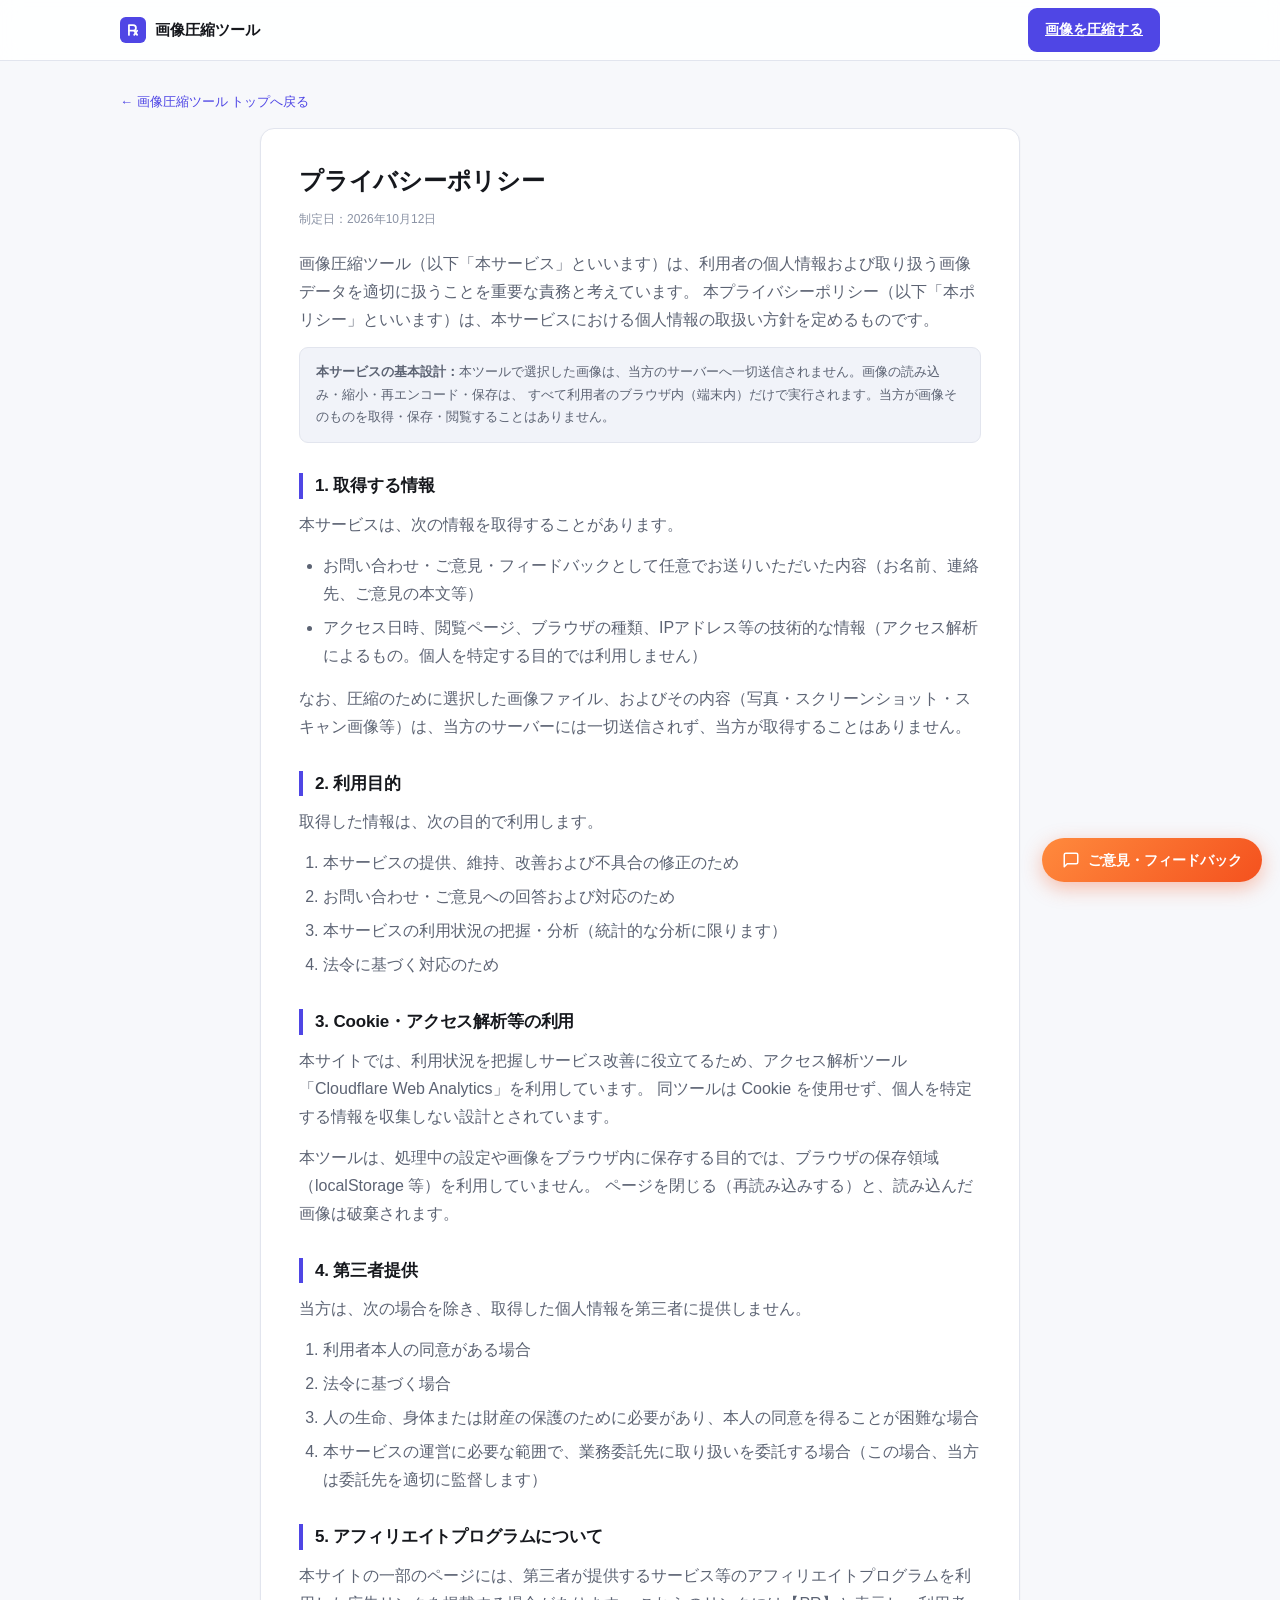
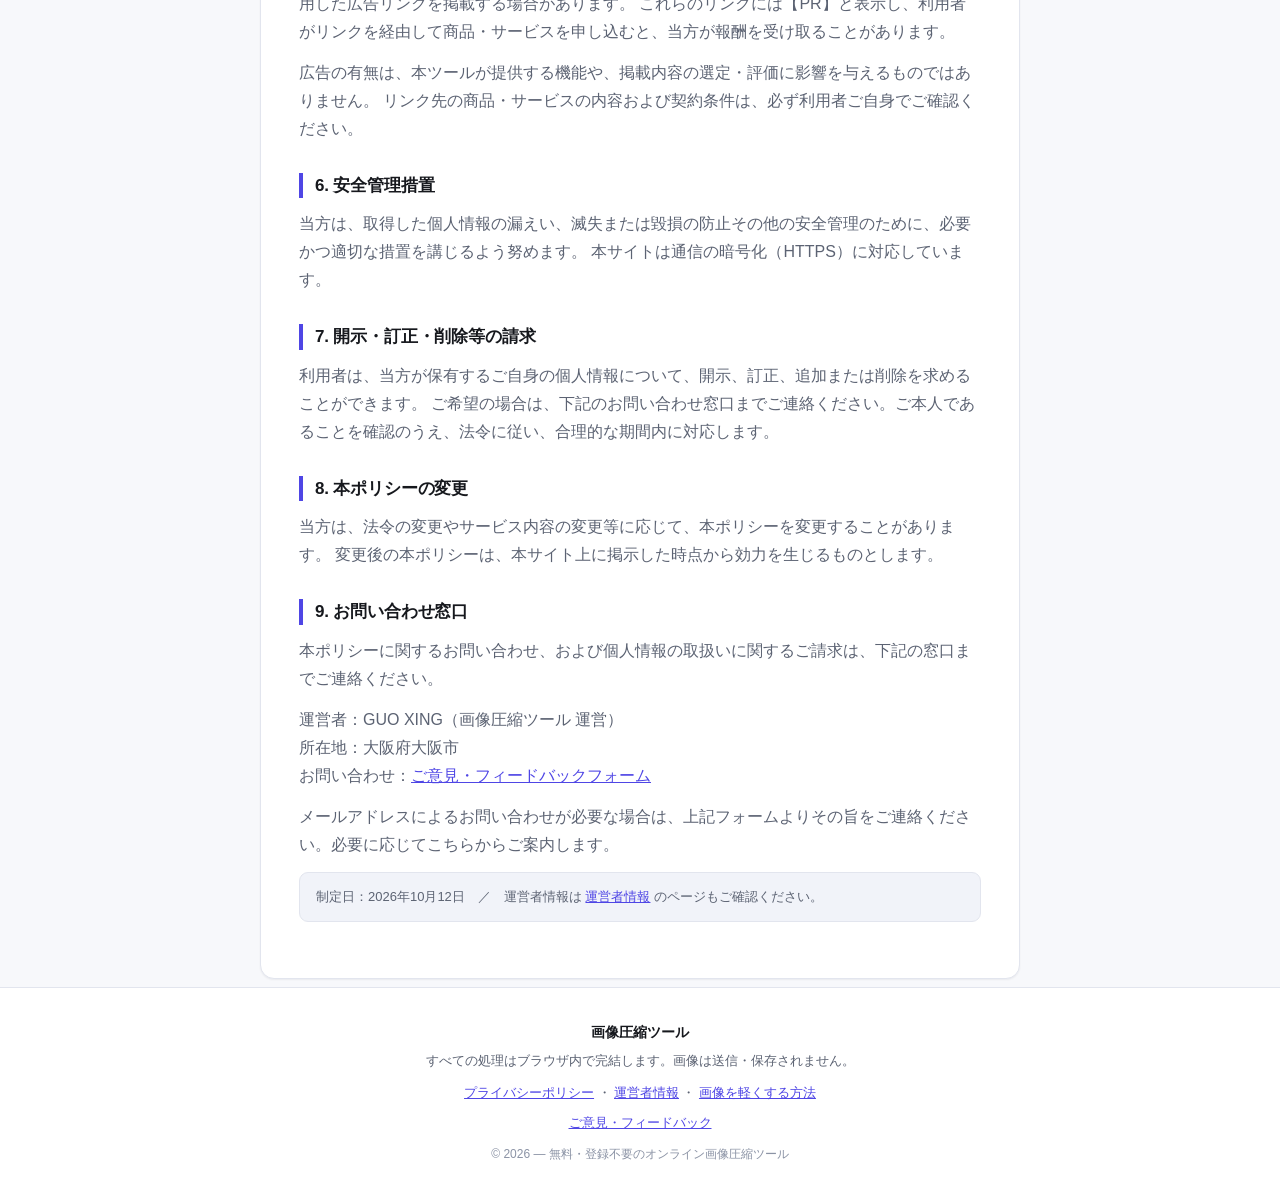
<file: privacy.html>
<!DOCTYPE html>
<html lang="ja">
<head>
<meta charset="UTF-8">
<meta name="viewport" content="width=device-width, initial-scale=1">
<title>プライバシーポリシー｜画像圧縮ツール</title>
<meta name="description" content="画像圧縮ツールにおける個人情報の取扱い方針（プライバシーポリシー）です。画像はサーバーに送信されず、圧縮処理はすべてブラウザ内で完結します。取得する情報、利用目的、Cookie・アクセス解析、第三者提供、お問い合わせ窓口について定めます。">
<meta name="robots" content="index, follow">
<link rel="canonical" href="https://www.reveriel.com/image-compressor/privacy.html">
<meta property="og:type" content="website">
<meta property="og:title" content="プライバシーポリシー｜画像圧縮ツール">
<meta property="og:description" content="画像圧縮ツールにおける個人情報の取扱い方針です。画像はサーバーに送信されず、すべてブラウザ内で処理されます。">
<meta property="og:locale" content="ja_JP">
<meta property="og:url" content="https://www.reveriel.com/image-compressor/privacy.html">
<meta property="og:image" content="https://www.reveriel.com/image-compressor/og-image.png">
<meta name="twitter:card" content="summary_large_image">
<meta name="twitter:image" content="https://www.reveriel.com/image-compressor/og-image.png">
<meta name="theme-color" content="#4f46e5">
<link rel="icon" href="data:image/svg+xml,%3Csvg xmlns='http://www.w3.org/2000/svg' viewBox='0 0 32 32'%3E%3Crect width='32' height='32' rx='7' fill='%234f46e5'/%3E%3Cpath d='M11 10h5.2a3.4 3.4 0 0 1 0 6.8H11z' fill='none' stroke='white' stroke-width='2.2' stroke-linejoin='round'/%3E%3Cpath d='M11 16.8V22' fill='none' stroke='white' stroke-width='2.2' stroke-linecap='round'/%3E%3Cpath d='M17.5 22l3.6-5.2M21.1 22l-3.6-5.2' fill='none' stroke='white' stroke-width='2.2' stroke-linecap='round'/%3E%3C/svg%3E">
<link rel="stylesheet" href="style.css">
<link rel="stylesheet" href="guide.css">
<!-- Cloudflare Web Analytics --><script type='module' src='https://static.cloudflareinsights.com/beacon.min.js' data-cf-beacon='{"token": "6fc01bf3ac5e457ba1bd16b91e5b653e"}'></script><!-- End Cloudflare Web Analytics -->
</head>
<body>

<header class="site-header no-print">
  <div class="wrap header-inner">
    <a class="brand" href="./">
      <svg class="brand-mark" viewBox="0 0 32 32" aria-hidden="true" focusable="false">
        <rect width="32" height="32" rx="7" fill="currentColor"/>
        <path d="M11 10h5.2a3.4 3.4 0 0 1 0 6.8H11z" fill="none" stroke="#fff" stroke-width="2.2" stroke-linejoin="round"/>
        <path d="M11 16.8V22" fill="none" stroke="#fff" stroke-width="2.2" stroke-linecap="round"/>
        <path d="M17.5 22l3.6-5.2M21.1 22l-3.6-5.2" fill="none" stroke="#fff" stroke-width="2.2" stroke-linecap="round"/>
      </svg>
      <span>画像圧縮ツール</span>
    </a>
    <a class="btn btn-secondary" href="./">画像を圧縮する</a>
  </div>
</header>

<main class="wrap">
  <section class="legal-page">
    <a class="legal-back" href="./">← 画像圧縮ツール トップへ戻る</a>

    <article class="legal">
      <h1>プライバシーポリシー</h1>
      <p class="legal-meta">制定日：2026年10月12日</p>

      <p>
        画像圧縮ツール（以下「本サービス」といいます）は、利用者の個人情報および取り扱う画像データを適切に扱うことを重要な責務と考えています。
        本プライバシーポリシー（以下「本ポリシー」といいます）は、本サービスにおける個人情報の取扱い方針を定めるものです。
      </p>

      <div class="legal-note-box">
        <strong>本サービスの基本設計：</strong>本ツールで選択した画像は、当方のサーバーへ一切送信されません。画像の読み込み・縮小・再エンコード・保存は、
        すべて利用者のブラウザ内（端末内）だけで実行されます。当方が画像そのものを取得・保存・閲覧することはありません。
      </div>

      <h2>1. 取得する情報</h2>
      <p>本サービスは、次の情報を取得することがあります。</p>
      <ul>
        <li>お問い合わせ・ご意見・フィードバックとして任意でお送りいただいた内容（お名前、連絡先、ご意見の本文等）</li>
        <li>アクセス日時、閲覧ページ、ブラウザの種類、IPアドレス等の技術的な情報（アクセス解析によるもの。個人を特定する目的では利用しません）</li>
      </ul>
      <p>
        なお、圧縮のために選択した画像ファイル、およびその内容（写真・スクリーンショット・スキャン画像等）は、当方のサーバーには一切送信されず、当方が取得することはありません。
      </p>

      <h2>2. 利用目的</h2>
      <p>取得した情報は、次の目的で利用します。</p>
      <ol>
        <li>本サービスの提供、維持、改善および不具合の修正のため</li>
        <li>お問い合わせ・ご意見への回答および対応のため</li>
        <li>本サービスの利用状況の把握・分析（統計的な分析に限ります）</li>
        <li>法令に基づく対応のため</li>
      </ol>

      <h2>3. Cookie・アクセス解析等の利用</h2>
      <p>
        本サイトでは、利用状況を把握しサービス改善に役立てるため、アクセス解析ツール「Cloudflare Web Analytics」を利用しています。
        同ツールは Cookie を使用せず、個人を特定する情報を収集しない設計とされています。
      </p>
      <p>
        本ツールは、処理中の設定や画像をブラウザ内に保存する目的では、ブラウザの保存領域（localStorage 等）を利用していません。
        ページを閉じる（再読み込みする）と、読み込んだ画像は破棄されます。
      </p>

      <h2>4. 第三者提供</h2>
      <p>当方は、次の場合を除き、取得した個人情報を第三者に提供しません。</p>
      <ol>
        <li>利用者本人の同意がある場合</li>
        <li>法令に基づく場合</li>
        <li>人の生命、身体または財産の保護のために必要があり、本人の同意を得ることが困難な場合</li>
        <li>本サービスの運営に必要な範囲で、業務委託先に取り扱いを委託する場合（この場合、当方は委託先を適切に監督します）</li>
      </ol>

      <h2>5. アフィリエイトプログラムについて</h2>
      <p>
        本サイトの一部のページには、第三者が提供するサービス等のアフィリエイトプログラムを利用した広告リンクを掲載する場合があります。
        これらのリンクには【PR】と表示し、利用者がリンクを経由して商品・サービスを申し込むと、当方が報酬を受け取ることがあります。
      </p>
      <p>
        広告の有無は、本ツールが提供する機能や、掲載内容の選定・評価に影響を与えるものではありません。
        リンク先の商品・サービスの内容および契約条件は、必ず利用者ご自身でご確認ください。
      </p>

      <h2>6. 安全管理措置</h2>
      <p>
        当方は、取得した個人情報の漏えい、滅失または毀損の防止その他の安全管理のために、必要かつ適切な措置を講じるよう努めます。
        本サイトは通信の暗号化（HTTPS）に対応しています。
      </p>

      <h2>7. 開示・訂正・削除等の請求</h2>
      <p>
        利用者は、当方が保有するご自身の個人情報について、開示、訂正、追加または削除を求めることができます。
        ご希望の場合は、下記のお問い合わせ窓口までご連絡ください。ご本人であることを確認のうえ、法令に従い、合理的な期間内に対応します。
      </p>

      <h2>8. 本ポリシーの変更</h2>
      <p>
        当方は、法令の変更やサービス内容の変更等に応じて、本ポリシーを変更することがあります。
        変更後の本ポリシーは、本サイト上に掲示した時点から効力を生じるものとします。
      </p>

      <h2>9. お問い合わせ窓口</h2>
      <p>
        本ポリシーに関するお問い合わせ、および個人情報の取扱いに関するご請求は、下記の窓口までご連絡ください。
      </p>
      <p>
        運営者：GUO XING（画像圧縮ツール 運営）<br>
        所在地：大阪府大阪市<br>
        お問い合わせ：<a href="https://docs.google.com/forms/d/e/1FAIpQLSfHGUfgAlViT3TFiVtJi_EpJ4ioUpd9oGyaJ7rehEV-gBH_PA/viewform?usp=pp_url&amp;entry.1745177199=%E7%94%BB%E5%83%8F%E5%9C%A7%E7%B8%AE%E3%83%84%E3%83%BC%E3%83%AB" target="_blank" rel="noopener">ご意見・フィードバックフォーム</a>
      </p>
      <p>
        メールアドレスによるお問い合わせが必要な場合は、上記フォームよりその旨をご連絡ください。必要に応じてこちらからご案内します。
      </p>

      <div class="legal-note-box">
        制定日：2026年10月12日　／　運営者情報は <a href="company.html">運営者情報</a> のページもご確認ください。
      </div>
    </article>
  </section>
</main>

<footer class="site-footer no-print">
  <div class="wrap footer-inner">
    <p class="footer-brand">画像圧縮ツール</p>
    <p class="footer-note">すべての処理はブラウザ内で完結します。画像は送信・保存されません。</p>
    <p class="footer-links"><a href="privacy.html">プライバシーポリシー</a> ・ <a href="company.html">運営者情報</a> ・ <a href="jpeg-png-webp.html">画像を軽くする方法</a></p>
    <p class="footer-feedback"><a href="https://docs.google.com/forms/d/e/1FAIpQLSfHGUfgAlViT3TFiVtJi_EpJ4ioUpd9oGyaJ7rehEV-gBH_PA/viewform?usp=pp_url&amp;entry.1745177199=%E7%94%BB%E5%83%8F%E5%9C%A7%E7%B8%AE%E3%83%84%E3%83%BC%E3%83%AB" target="_blank" rel="noopener">ご意見・フィードバック</a></p>
    <p class="footer-copy">&copy; <span id="year">2026</span> — 無料・登録不要のオンライン画像圧縮ツール</p>
  </div>
</footer>

<script>
  (function(){ var y=document.getElementById('year'); if(y) y.textContent=String(new Date().getFullYear()); })();
</script>
<!-- フィードバックFAB（右下固定・常時表示） -->
<a href="https://docs.google.com/forms/d/e/1FAIpQLSfHGUfgAlViT3TFiVtJi_EpJ4ioUpd9oGyaJ7rehEV-gBH_PA/viewform?usp=pp_url&amp;entry.1745177199=%E7%94%BB%E5%83%8F%E5%9C%A7%E7%B8%AE%E3%83%84%E3%83%BC%E3%83%AB" target="_blank" rel="noopener" class="feedback-fab" aria-label="ご意見・フィードバックを送る">
  <svg viewBox="0 0 24 24" fill="none" stroke="currentColor" stroke-width="2" stroke-linecap="round" stroke-linejoin="round" aria-hidden="true"><path d="M21 15a2 2 0 0 1-2 2H7l-4 4V5a2 2 0 0 1 2-2h14a2 2 0 0 1 2 2z"/></svg>
  <span>ご意見・フィードバック</span>
</a>
</body>
</html>
</file>
<file: style.css>
/* =========================================================
   画像圧縮ツール — style.css
   ========================================================= */

:root {
  --accent:        #4f46e5;
  --accent-hover:  #4338ca;
  --accent-soft:   #eef2ff;
  --ok:            #059669;
  --warn:          #b45309;

  --bg:            #f7f8fb;
  --surface:       #ffffff;
  --surface-alt:   #f1f3f9;
  --border:        #e2e5ee;
  --border-strong: #cbd1e0;

  --text:          #16181d;
  --text-muted:    #5c6373;
  --text-faint:    #8b93a5;

  --radius:        14px;
  --radius-sm:     9px;
  --shadow:        0 1px 2px rgba(20, 24, 40, .05), 0 8px 24px -12px rgba(20, 24, 40, .18);
  --shadow-sm:     0 1px 2px rgba(20, 24, 40, .06);
  --wrap:          1080px;
  --font: -apple-system, BlinkMacSystemFont, "Segoe UI", "Hiragino Kaku Gothic ProN",
          "Hiragino Sans", "Noto Sans JP", Meiryo, Roboto, Helvetica, Arial, sans-serif;
  --mono: ui-monospace, SFMono-Regular, Menlo, Consolas, monospace;

  /* ガイド／法務ページ（guide.css）が参照する変数名へのエイリアス */
  --c-surface:        var(--surface);
  --c-surface-2:      var(--surface-alt);
  --c-border:         var(--border);
  --c-border-strong:  var(--border-strong);
  --c-text:           var(--text);
  --c-text-muted:     var(--text-muted);
  --c-text-faint:     var(--text-faint);
  --c-accent:         var(--accent);
  --c-accent-soft:    var(--accent-soft);
  --c-accent-hover:   var(--accent-hover);
  --c-warn:           var(--warn);
  --c-warn-soft:      #fff7e8;
  --c-warn-border:    #f0cf94;
}

@media (prefers-color-scheme: dark) {
  :root {
    --accent:        #818cf8;
    --accent-hover:  #a5b4fc;
    --accent-soft:   #1e213a;
    --ok:            #34d399;
    --warn:          #fbbf24;

    --bg:            #0e1017;
    --surface:       #171a23;
    --surface-alt:   #1e222e;
    --border:        #272c3a;
    --border-strong: #3a4152;

    --text:          #e9ecf3;
    --text-muted:    #a2aabd;
    --text-faint:    #7d8598;

    --shadow:        0 1px 2px rgba(0, 0, 0, .4), 0 8px 24px -12px rgba(0, 0, 0, .7);
    --shadow-sm:     0 1px 2px rgba(0, 0, 0, .35);
  }
}

* { box-sizing: border-box; }

html { -webkit-text-size-adjust: 100%; scroll-behavior: smooth; }

body {
  margin: 0;
  font-family: var(--font);
  font-size: 16px;
  line-height: 1.75;
  color: var(--text);
  background: var(--bg);
  -webkit-font-smoothing: antialiased;
}

h1, h2, h3 { line-height: 1.35; letter-spacing: -.01em; margin: 0 0 .5em; }
p { margin: 0 0 1em; }
a { color: var(--accent); }

.wrap { width: 100%; max-width: var(--wrap); margin: 0 auto; padding: 0 20px; }
.wrap.narrow { max-width: 760px; }

/* ---------- header ---------- */
.site-header {
  position: sticky; top: 0; z-index: 20;
  background: var(--surface); /* color-mix 非対応ブラウザ向けフォールバック */
  background: color-mix(in srgb, var(--surface) 88%, transparent);
  backdrop-filter: saturate(160%) blur(10px);
  border-bottom: 1px solid var(--border);
}
.header-inner { display: flex; align-items: center; justify-content: space-between; height: 60px; gap: 16px; }
.brand {
  display: inline-flex; align-items: center; gap: 9px;
  font-weight: 700; font-size: 15px; color: var(--text); text-decoration: none;
  white-space: nowrap;
}
.brand-mark { width: 26px; height: 26px; color: var(--accent); flex: none; }
.site-nav { display: flex; gap: 20px; font-size: 14px; }
.site-nav a { color: var(--text-muted); text-decoration: none; }
.site-nav a:hover { color: var(--accent); }

/* ---------- hero ---------- */
.hero { padding: 56px 0 32px; text-align: center; }
.eyebrow {
  display: inline-block; margin: 0 0 14px;
  font-size: 12.5px; font-weight: 700; letter-spacing: .04em;
  color: var(--accent); background: var(--accent-soft);
  padding: 5px 12px; border-radius: 999px;
}
.hero h1 { font-size: clamp(26px, 5.2vw, 42px); font-weight: 800; margin-bottom: 16px; }
.lede { font-size: clamp(15px, 2.2vw, 17px); color: var(--text-muted); max-width: 640px; margin: 0 auto 22px; }
.hero-points {
  list-style: none; margin: 0; padding: 0;
  display: flex; flex-wrap: wrap; justify-content: center; gap: 8px 10px;
  font-size: 13px; color: var(--text-muted);
}
.hero-points li {
  background: var(--surface); border: 1px solid var(--border);
  padding: 5px 12px 5px 26px; border-radius: 999px; position: relative;
}
.hero-points li::before {
  content: ""; position: absolute; left: 11px; top: 50%; width: 8px; height: 8px;
  margin-top: -5px; border-radius: 50%; background: var(--ok);
  box-shadow: 0 0 0 3px color-mix(in srgb, var(--ok) 18%, transparent);
}
.br-mobile { display: none; }

/* ---------- tool ---------- */
.tool { padding: 8px 0 48px; }

.ad-slot {
  display: grid; place-items: center; min-height: 90px; margin: 0 0 24px;
  border: 1px dashed var(--border-strong); border-radius: var(--radius);
  color: var(--text-faint); font-size: 12px; letter-spacing: .1em; text-transform: uppercase;
}

.dropzone {
  border: 2px dashed var(--border-strong);
  border-radius: var(--radius);
  background: var(--surface);
  padding: 40px 20px;
  text-align: center;
  cursor: pointer;
  transition: border-color .15s, background .15s, transform .15s;
  outline: none;
}
.dropzone:hover, .dropzone:focus-visible { border-color: var(--accent); background: var(--accent-soft); }
.dropzone.is-dragover {
  border-color: var(--accent); background: var(--accent-soft);
  transform: scale(1.006);
  box-shadow: var(--shadow);
}
.dz-icon { width: 44px; height: 44px; color: var(--accent); margin-bottom: 6px; }
.dz-title { font-weight: 700; font-size: 16px; margin: 0 0 4px; }
.dz-sub { font-size: 13.5px; color: var(--text-muted); margin: 0; }
.dz-link { color: var(--accent); text-decoration: underline; text-underline-offset: 2px; }

.privacy-note {
  display: flex; align-items: center; justify-content: center; gap: 7px;
  margin: 14px 0 0; font-size: 12.5px; color: var(--text-muted); text-align: center;
}
.privacy-note .lock { width: 15px; height: 15px; flex: none; color: var(--ok); }

/* ---------- controls ---------- */
.controls {
  display: grid; grid-template-columns: repeat(auto-fit, minmax(190px, 1fr));
  gap: 14px 20px; align-items: end;
  margin: 22px 0 16px; padding: 18px;
  background: var(--surface); border: 1px solid var(--border);
  border-radius: var(--radius); box-shadow: var(--shadow-sm);
}
.control { display: flex; flex-direction: column; gap: 6px; min-width: 0; }
.control label { font-size: 12.5px; font-weight: 700; color: var(--text-muted); letter-spacing: .02em; }
.range-row { display: flex; align-items: center; gap: 10px; }
.range-row output { font-family: var(--mono); font-size: 13px; min-width: 42px; text-align: right; color: var(--text); }

input[type="range"] {
  -webkit-appearance: none; appearance: none; flex: 1; min-width: 0;
  height: 22px; background: transparent; cursor: pointer; margin: 0;
}
input[type="range"]::-webkit-slider-runnable-track {
  height: 5px; border-radius: 3px; background: var(--surface-alt); border: 1px solid var(--border);
}
input[type="range"]::-webkit-slider-thumb {
  -webkit-appearance: none; appearance: none;
  width: 17px; height: 17px; margin-top: -7px; border-radius: 50%;
  background: var(--accent); border: 2px solid var(--surface); box-shadow: var(--shadow-sm);
}
input[type="range"]::-moz-range-track {
  height: 5px; border-radius: 3px; background: var(--surface-alt); border: 1px solid var(--border);
}
input[type="range"]::-moz-range-thumb {
  width: 15px; height: 15px; border-radius: 50%;
  background: var(--accent); border: 2px solid var(--surface);
}
input[type="range"]:disabled { opacity: .4; cursor: not-allowed; }

select, input[type="number"] {
  font: inherit; font-size: 14px; color: var(--text);
  background: var(--surface); border: 1px solid var(--border-strong);
  border-radius: var(--radius-sm); padding: 8px 10px; width: 100%;
}
select:focus-visible, input[type="number"]:focus-visible,
input[type="range"]:focus-visible, .btn:focus-visible, .dropzone:focus-visible {
  outline: 2px solid var(--accent); outline-offset: 2px;
}

.btn {
  font: inherit; font-size: 13.5px; font-weight: 700;
  padding: 9px 16px; border-radius: var(--radius-sm);
  border: 1px solid transparent; cursor: pointer; white-space: nowrap;
  transition: background .15s, border-color .15s, color .15s;
}
.btn-secondary { background: var(--accent); color: #fff; }
.btn-secondary:hover { background: var(--accent-hover); }
.btn-ghost { background: transparent; color: var(--text-muted); border-color: var(--border-strong); }
.btn-ghost:hover { color: var(--text); border-color: var(--text-muted); }
.btn-sm { font-size: 12.5px; padding: 7px 12px; }
.btn[disabled] { opacity: .5; cursor: not-allowed; }
.control-actions { flex-direction: row; align-items: center; gap: 8px; flex-wrap: wrap; }

/* ---------- summary ---------- */
.summary {
  display: grid; grid-template-columns: repeat(auto-fit, minmax(120px, 1fr));
  gap: 2px; margin: 0 0 18px; overflow: hidden;
  background: var(--border); border: 1px solid var(--border);
  border-radius: var(--radius);
}
.summary-item { background: var(--surface); padding: 12px 16px; display: flex; flex-direction: column; }
.s-label { font-size: 11.5px; color: var(--text-faint); letter-spacing: .04em; }
.summary-item strong { font-size: 17px; font-variant-numeric: tabular-nums; }
.summary-item strong.ok { color: var(--ok); }

/* ---------- file cards ---------- */
.list { display: flex; flex-direction: column; gap: 12px; }

.card {
  display: grid;
  grid-template-columns: 92px minmax(0, 1fr) 172px;
  gap: 16px;
  padding: 14px;
  background: var(--surface);
  border: 1px solid var(--border);
  border-radius: var(--radius);
  box-shadow: var(--shadow-sm);
}
.card.is-error { border-color: color-mix(in srgb, var(--warn) 55%, var(--border)); }

.thumb {
  width: 92px; height: 92px; border-radius: var(--radius-sm);
  background:
    linear-gradient(45deg, var(--surface-alt) 25%, transparent 25%, transparent 75%, var(--surface-alt) 75%),
    linear-gradient(45deg, var(--surface-alt) 25%, transparent 25%, transparent 75%, var(--surface-alt) 75%);
  background-size: 14px 14px; background-position: 0 0, 7px 7px;
  border: 1px solid var(--border);
  display: grid; place-items: center; overflow: hidden; position: relative;
}
.thumb img { max-width: 100%; max-height: 100%; object-fit: contain; display: block; }

.card-main { min-width: 0; display: flex; flex-direction: column; gap: 8px; }
.fname {
  font-size: 14px; font-weight: 700; margin: 0;
  overflow: hidden; text-overflow: ellipsis; white-space: nowrap;
}
.fmeta { font-size: 12px; color: var(--text-faint); font-variant-numeric: tabular-nums; }

.sizes { display: flex; align-items: center; gap: 8px; flex-wrap: wrap; font-size: 13.5px; font-variant-numeric: tabular-nums; }
.size-before { color: var(--text-muted); text-decoration: line-through; text-decoration-color: var(--text-faint); }
.arrow { color: var(--text-faint); }
.size-after { font-weight: 700; }
.badge {
  font-size: 11.5px; font-weight: 700; padding: 2px 8px; border-radius: 999px;
  background: rgba(5, 150, 105, .14); /* フォールバック */
  background: color-mix(in srgb, var(--ok) 14%, transparent); color: var(--ok);
  font-variant-numeric: tabular-nums;
}
.badge.neg {
  background: rgba(180, 83, 9, .16); /* フォールバック */
  background: color-mix(in srgb, var(--warn) 16%, transparent); color: var(--warn);
}

.card-note { font-size: 12px; color: var(--text-faint); min-height: 1.2em; }
.card-note.err { color: var(--warn); }

.card-side { display: flex; flex-direction: column; gap: 8px; justify-content: center; }
.card-side .control label { font-size: 11.5px; }
.card-side select { padding: 6px 8px; font-size: 13px; }
.card-actions { display: flex; gap: 8px; align-items: center; }
.card-actions .btn { flex: 1; text-align: center; }
.icon-btn {
  background: transparent; border: 1px solid var(--border-strong); color: var(--text-muted);
  width: 32px; height: 32px; flex: none; border-radius: var(--radius-sm);
  cursor: pointer; display: grid; place-items: center; padding: 0; font: inherit;
}
.icon-btn:hover { color: var(--text); border-color: var(--text-muted); }

/* 進捗バー */
.progress { height: 4px; border-radius: 2px; background: var(--surface-alt); overflow: hidden; }
.progress > i {
  display: block; height: 100%; width: 40%; border-radius: 2px; background: var(--accent);
  animation: slide 1.05s ease-in-out infinite;
}
@keyframes slide {
  0%   { transform: translateX(-100%); }
  100% { transform: translateX(250%); }
}

.empty-hint { text-align: center; color: var(--text-faint); font-size: 13.5px; margin: 24px 0 0; }

/* ---------- content ---------- */
.content { padding: 20px 0 60px; }
.content h2 { font-size: clamp(19px, 3.2vw, 23px); margin-top: 2em; }
.content h2:first-child { margin-top: 0; }
.content p, .content li { color: var(--text-muted); font-size: 15px; }
.steps { padding-left: 1.3em; }
.steps li { margin-bottom: .6em; }
.steps strong { color: var(--text); }

.table-scroll { overflow-x: auto; margin: 0 0 1em; -webkit-overflow-scrolling: touch; }
.format-table { width: 100%; min-width: 520px; border-collapse: collapse; font-size: 14px; }
.format-table th, .format-table td {
  text-align: left; padding: 10px 12px; border-bottom: 1px solid var(--border);
  color: var(--text-muted); vertical-align: top;
}
.format-table th { color: var(--text); font-size: 13px; background: var(--surface-alt); }
.format-table strong { color: var(--text); }

.faq { margin: 0; }
.faq dt { font-weight: 700; margin-top: 1.1em; font-size: 15px; }
.faq dd { margin: .35em 0 0; color: var(--text-muted); font-size: 15px; }

/* ---------- footer ---------- */
.site-footer {
  border-top: 1px solid var(--border); background: var(--surface);
  padding: 32px 0; text-align: center;
}
.footer-brand { font-weight: 700; margin: 0 0 6px; font-size: 14px; }
.footer-note { font-size: 12.5px; color: var(--text-muted); margin: 0 0 10px; }
.footer-copy { font-size: 12px; color: var(--text-faint); margin: 0; }
.footer-links { font-size: 12.5px; margin: 0 0 8px; color: var(--text-muted); }
.footer-links a { color: var(--accent); }
.footer-feedback { font-size: 12.5px; margin: 0 0 10px; }
.footer-feedback a { color: var(--accent); }

/* ガイド記事内のCTAボタン（.guide a より優先させる） */
.guide-cta-box .btn,
.guide-cta-foot .btn { color: #fff; }
.guide-cta-box .btn:hover,
.guide-cta-foot .btn:hover { color: #fff; }

/* ---------- レスポンシブ ---------- */
@media (max-width: 760px) {
  .card { grid-template-columns: 72px minmax(0, 1fr); gap: 12px 14px; }
  .thumb { width: 72px; height: 72px; }
  .card-side { grid-column: 1 / -1; flex-direction: row; flex-wrap: wrap; align-items: center; gap: 10px 14px; }
  .card-side .control { flex: 1 1 140px; }
  .card-actions { flex: 1 1 auto; }
  .card-actions .btn { flex: 1 1 auto; }
  .controls { padding: 14px; }
  .control-actions { grid-column: 1 / -1; }
  .br-mobile { display: inline; }
  .site-nav { gap: 14px; font-size: 13px; }
  .hero { padding: 36px 0 20px; }
  .dropzone { padding: 30px 16px; }
}

@media (max-width: 420px) {
  .site-nav { display: none; }
  .summary-item { padding: 10px 12px; }
  .summary-item strong { font-size: 15px; }
}

@media (prefers-reduced-motion: reduce) {
  * { animation-duration: .001ms !important; transition-duration: .001ms !important; }
  html { scroll-behavior: auto; }
}

@media print {
  .site-header, .tool, .site-footer, .hero-points,
  .feedback-fab, .no-print { display: none !important; }
}

/* ===== フィードバックFAB（右下固定・常時表示） ===== */
.feedback-fab {
  position: fixed;
  right: 18px;
  bottom: 18px;
  z-index: 10000;
  display: inline-flex;
  align-items: center;
  gap: 8px;
  padding: 13px 20px;
  background: linear-gradient(135deg, #ff8a3d, #f4511e);
  color: #fff !important;
  border-radius: 999px;
  box-shadow: 0 6px 20px rgba(244, 81, 30, 0.35);
  font-size: 14px;
  font-weight: 700;
  line-height: 1;
  text-decoration: none !important;
  transition: transform 0.15s ease, box-shadow 0.15s ease;
}
.feedback-fab:hover {
  transform: translateY(-3px);
  box-shadow: 0 10px 28px rgba(244, 81, 30, 0.45);
  color: #fff !important;
}
.feedback-fab:focus-visible { outline: 3px solid rgba(244, 81, 30, 0.5); outline-offset: 2px; }
.feedback-fab svg { width: 18px; height: 18px; flex: none; }
@media (max-width: 600px) {
  .feedback-fab { right: 14px; bottom: 14px; padding: 11px 16px; font-size: 13px; }
  .feedback-fab svg { width: 16px; height: 16px; }
}

/* ===== モバイル：入力欄のフォントを16pxに（iOSの自動ズーム防止） ===== */
@media (max-width: 720px) {
  input, select, textarea { font-size: 16px !important; }
}

/* ===== 目標サイズ ===== */
.preset-row { display: flex; flex-wrap: wrap; gap: 6px; margin-top: 8px; }
.preset-row .chip {
  padding: 5px 10px;
  font-size: 12px;
  color: var(--c-text-muted);
  background: var(--c-surface-2);
  border: 1px solid var(--c-border);
  border-radius: 999px;
  cursor: pointer;
}
.preset-row .chip:hover { border-color: var(--c-border-strong); color: var(--c-text); }
.control-note { margin: 6px 0 0; font-size: 11.5px; line-height: 1.6; color: var(--c-text-faint); }
</file>
<file: guide.css>
/* =========================================================
   書き方ガイド（SEO 記事ページ）共通スタイル
   style.css の CSS 変数を継承し、ブランドの色味を保つ。
   ========================================================= */

.guide-col { max-width: 880px; margin-inline: auto; }

/* ---------------- パンくず ---------------- */
.breadcrumb {
  padding-block: 16px 0;
  font-size: 12.5px;
  color: var(--c-text-faint, #8592a8);
}
.breadcrumb ol { list-style: none; display: flex; flex-wrap: wrap; gap: 4px; margin: 0; padding: 0; }
.breadcrumb li { display: inline-flex; align-items: center; gap: 4px; }
.breadcrumb a { color: var(--c-accent, #1d4e89); text-decoration: none; }
.breadcrumb a:hover { text-decoration: underline; }
.breadcrumb li + li::before { content: "\203A"; color: var(--c-text-faint, #8592a8); }

/* ---------------- 記事本体 ---------------- */
.guide {
  background: var(--c-surface, #fff);
  border: 1px solid var(--c-border, #dde3ec);
  border-radius: var(--radius, 10px);
  box-shadow: var(--shadow-sm, 0 1px 2px rgba(0, 0, 0, .06));
  margin-block: 16px 8px;
  padding: 34px 38px 40px;
}
@media (max-width: 640px) { .guide { padding: 22px 18px 26px; } }

.guide h1 {
  margin: 0 0 12px;
  font-size: 26px;
  line-height: 1.5;
  letter-spacing: .01em;
  color: var(--c-text, #131a26);
}
.guide .guide-meta { margin: 0 0 16px; font-size: 12px; color: var(--c-text-faint, #8592a8); }
.guide-lead { margin: 0 0 8px; font-size: 15.5px; line-height: 1.85; color: var(--c-text-muted, #55617a); }
.guide h2 {
  margin: 38px 0 14px;
  padding-left: 12px;
  font-size: 20px;
  line-height: 1.5;
  border-left: 4px solid var(--c-accent, #1d4e89);
  color: var(--c-text, #131a26);
}
.guide h2:first-of-type { margin-top: 30px; }
.guide h3 { margin: 26px 0 10px; font-size: 16.5px; line-height: 1.5; color: var(--c-text, #131a26); }
.guide p { margin: 0 0 14px; color: var(--c-text-muted, #55617a); }
.guide strong { color: var(--c-text, #131a26); font-weight: 700; }
.guide ul, .guide ol { margin: 0 0 16px; padding-left: 1.5em; color: var(--c-text-muted, #55617a); }
.guide li { margin-bottom: 7px; }
.guide a:not(.btn) { color: var(--c-accent, #1d4e89); }

.guide-example {
  margin: 0 0 16px;
  padding: 16px 18px;
  background: var(--c-surface-2, #f6f8fb);
  border: 1px solid var(--c-border, #dde3ec);
  border-radius: var(--radius-sm, 6px);
  font-family: "Noto Serif JP", "Hiragino Mincho ProN", "Yu Mincho", YuMincho, serif;
  font-size: 14px;
  line-height: 1.95;
  color: var(--c-text, #131a26);
  white-space: pre-wrap;
}
.guide-note {
  margin: 0 0 16px;
  padding: 12px 16px;
  background: var(--c-warn-soft, #fff7e8);
  border: 1px solid var(--c-warn-border, #f0cf94);
  border-radius: var(--radius-sm, 6px);
  font-size: 13px;
  line-height: 1.75;
  color: var(--c-warn, #8a5300);
}
.guide-table { width: 100%; margin: 0 0 16px; border-collapse: collapse; font-size: 13.5px; }
.guide-table th, .guide-table td {
  padding: 10px 12px;
  text-align: left;
  border: 1px solid var(--c-border, #dde3ec);
  color: var(--c-text-muted, #55617a);
  vertical-align: top;
}
.guide-table th { background: var(--c-surface-2, #f6f8fb); color: var(--c-text, #131a26); font-weight: 700; white-space: nowrap; }

/* ---------------- 上部 CTA ---------------- */
.guide-cta-box {
  display: flex;
  flex-wrap: wrap;
  align-items: center;
  justify-content: space-between;
  gap: 14px;
  margin: 4px 0 26px;
  padding: 18px 20px;
  background: var(--c-accent-soft, #e5eefb);
  border: 1px solid var(--c-border, #dde3ec);
  border-radius: var(--radius, 10px);
}
.guide-cta-box p { flex: 1 1 240px; margin: 0; font-size: 13.5px; line-height: 1.7; color: var(--c-text-muted, #55617a); }
.guide-cta-box strong { color: var(--c-text, #131a26); }
.guide-cta-box .btn { flex: none; }

/* ---------------- FAQ ---------------- */
.guide-faq { margin-top: 40px; }
.guide-faq dl { margin: 0; }
.guide-faq dt { margin-top: 16px; font-size: 14.5px; font-weight: 700; color: var(--c-text, #131a26); }
.guide-faq dd { margin: 6px 0 0; color: var(--c-text-muted, #55617a); }

/* ---------------- 下部 CTA ---------------- */
.guide-cta-foot {
  margin-top: 36px;
  padding: 26px 22px;
  text-align: center;
  background: var(--c-surface-2, #f6f8fb);
  border: 1px solid var(--c-border, #dde3ec);
  border-radius: var(--radius, 10px);
}
.guide-cta-foot h2 { margin: 0 0 8px; padding: 0; border: 0; font-size: 18px; }
.guide-cta-foot p { margin: 0 0 16px; font-size: 13.5px; }
.guide-cta-foot .btn { font-size: 15px; padding: 12px 26px; }

/* ---------------- 関連ガイド ---------------- */
.guide-related {
  background: var(--c-surface, #fff);
  border: 1px solid var(--c-border, #dde3ec);
  border-radius: var(--radius, 10px);
  box-shadow: var(--shadow-sm, 0 1px 2px rgba(0, 0, 0, .06));
  margin-block: 18px;
  padding: 22px 24px;
}
.guide-related h2 { margin: 0 0 14px; font-size: 16px; color: var(--c-text, #131a26); }
.guide-related ul { list-style: none; display: grid; gap: 12px; margin: 0; padding: 0; }
.guide-related a { color: var(--c-accent, #1d4e89); font-weight: 600; text-decoration: none; }
.guide-related a:hover { text-decoration: underline; }
.guide-related .rel-desc { display: block; margin-top: 2px; font-size: 12.5px; font-weight: 400; color: var(--c-text-faint, #8592a8); }

/* ---------------- 法務ページ（プライバシーポリシー／運営者情報） ---------------- */
.legal-page { padding-block: 26px 8px; }
.legal {
  max-width: 760px;
  margin-inline: auto;
  background: var(--c-surface, #fff);
  border: 1px solid var(--c-border, #dde3ec);
  border-radius: var(--radius, 10px);
  box-shadow: var(--shadow-sm, 0 1px 2px rgba(0, 0, 0, .06));
  padding: 34px 38px 40px;
}
@media (max-width: 640px) { .legal { padding: 22px 18px 26px; } }
.legal h1 { margin: 0 0 10px; font-size: 24px; line-height: 1.5; color: var(--c-text, #131a26); }
.legal .legal-meta { margin: 0 0 20px; font-size: 12px; color: var(--c-text-faint, #8592a8); }
.legal h2 {
  margin: 30px 0 12px;
  padding-left: 12px;
  font-size: 17px;
  line-height: 1.5;
  border-left: 4px solid var(--c-accent, #1d4e89);
  color: var(--c-text, #131a26);
}
.legal p { margin: 0 0 13px; color: var(--c-text-muted, #55617a); }
.legal ul, .legal ol { margin: 0 0 15px; padding-left: 1.5em; color: var(--c-text-muted, #55617a); }
.legal li { margin-bottom: 6px; }
.legal a:not(.btn) { color: var(--c-accent, #1d4e89); }
.legal dl { margin: 0 0 15px; }
.legal dt { margin-top: 12px; font-weight: 700; color: var(--c-text, #131a26); }
.legal dd { margin: 4px 0 0; color: var(--c-text-muted, #55617a); }
.legal-table { width: 100%; margin: 0 0 16px; border-collapse: collapse; font-size: 13.5px; }
.legal-table th, .legal-table td {
  padding: 11px 13px;
  text-align: left;
  border: 1px solid var(--c-border, #dde3ec);
  color: var(--c-text-muted, #55617a);
  vertical-align: top;
}
.legal-table th { width: 34%; background: var(--c-surface-2, #f6f8fb); color: var(--c-text, #131a26); font-weight: 700; }
.legal-back { display: inline-block; margin-bottom: 14px; font-size: 13px; color: var(--c-accent, #1d4e89); text-decoration: none; }
.legal-back:hover { text-decoration: underline; }
.legal-note-box {
  margin: 0 0 16px;
  padding: 13px 16px;
  background: var(--c-surface-2, #f6f8fb);
  border: 1px solid var(--c-border, #dde3ec);
  border-radius: var(--radius-sm, 6px);
  font-size: 13px;
  line-height: 1.75;
  color: var(--c-text-muted, #55617a);
}

/* ---------------- 【PR】アフィリエイト枠（電子契約サービス） ---------------- */
.pr-block {
  margin: 26px 0;
  padding: 20px 22px 22px;
  background: var(--c-surface-2, #f6f8fb);
  border: 1px solid var(--c-border, #dde3ec);
  border-radius: var(--radius, 10px);
}
.pr-block-title { margin: 0 0 4px; font-size: 16px; color: var(--c-text, #131a26); }
.pr-block-note { margin: 0 0 16px; font-size: 12px; color: var(--c-text-faint, #8592a8); }
.pr-card {
  display: block;
  margin-bottom: 12px;
  padding: 16px 18px;
  background: var(--c-surface, #fff);
  border: 1px solid var(--c-border, #dde3ec);
  border-radius: var(--radius-sm, 6px);
  text-decoration: none;
  color: inherit;
}
.pr-card:last-child { margin-bottom: 0; }
.pr-card:hover { border-color: var(--c-accent, #1d4e89); }
.pr-card-name { display: block; font-size: 15px; font-weight: 700; color: var(--c-accent, #1d4e89); }
.pr-card-desc { display: block; margin-top: 4px; font-size: 13px; line-height: 1.7; color: var(--c-text-muted, #55617a); }
.pr-badge {
  display: inline-block;
  margin-right: 6px;
  padding: 1px 7px;
  font-size: 11px;
  font-weight: 700;
  letter-spacing: .04em;
  color: #fff;
  background: #8a5300;
  border-radius: 3px;
  vertical-align: 1px;
}

@media print {
  .site-header, .site-footer, .feedback-fab, .breadcrumb,
  .guide-cta-box, .guide-cta-foot, .guide-related, .legal-back, .pr-block { display: none !important; }
  .guide, .legal { border: 0; box-shadow: none; padding: 0; }
}
</file>
